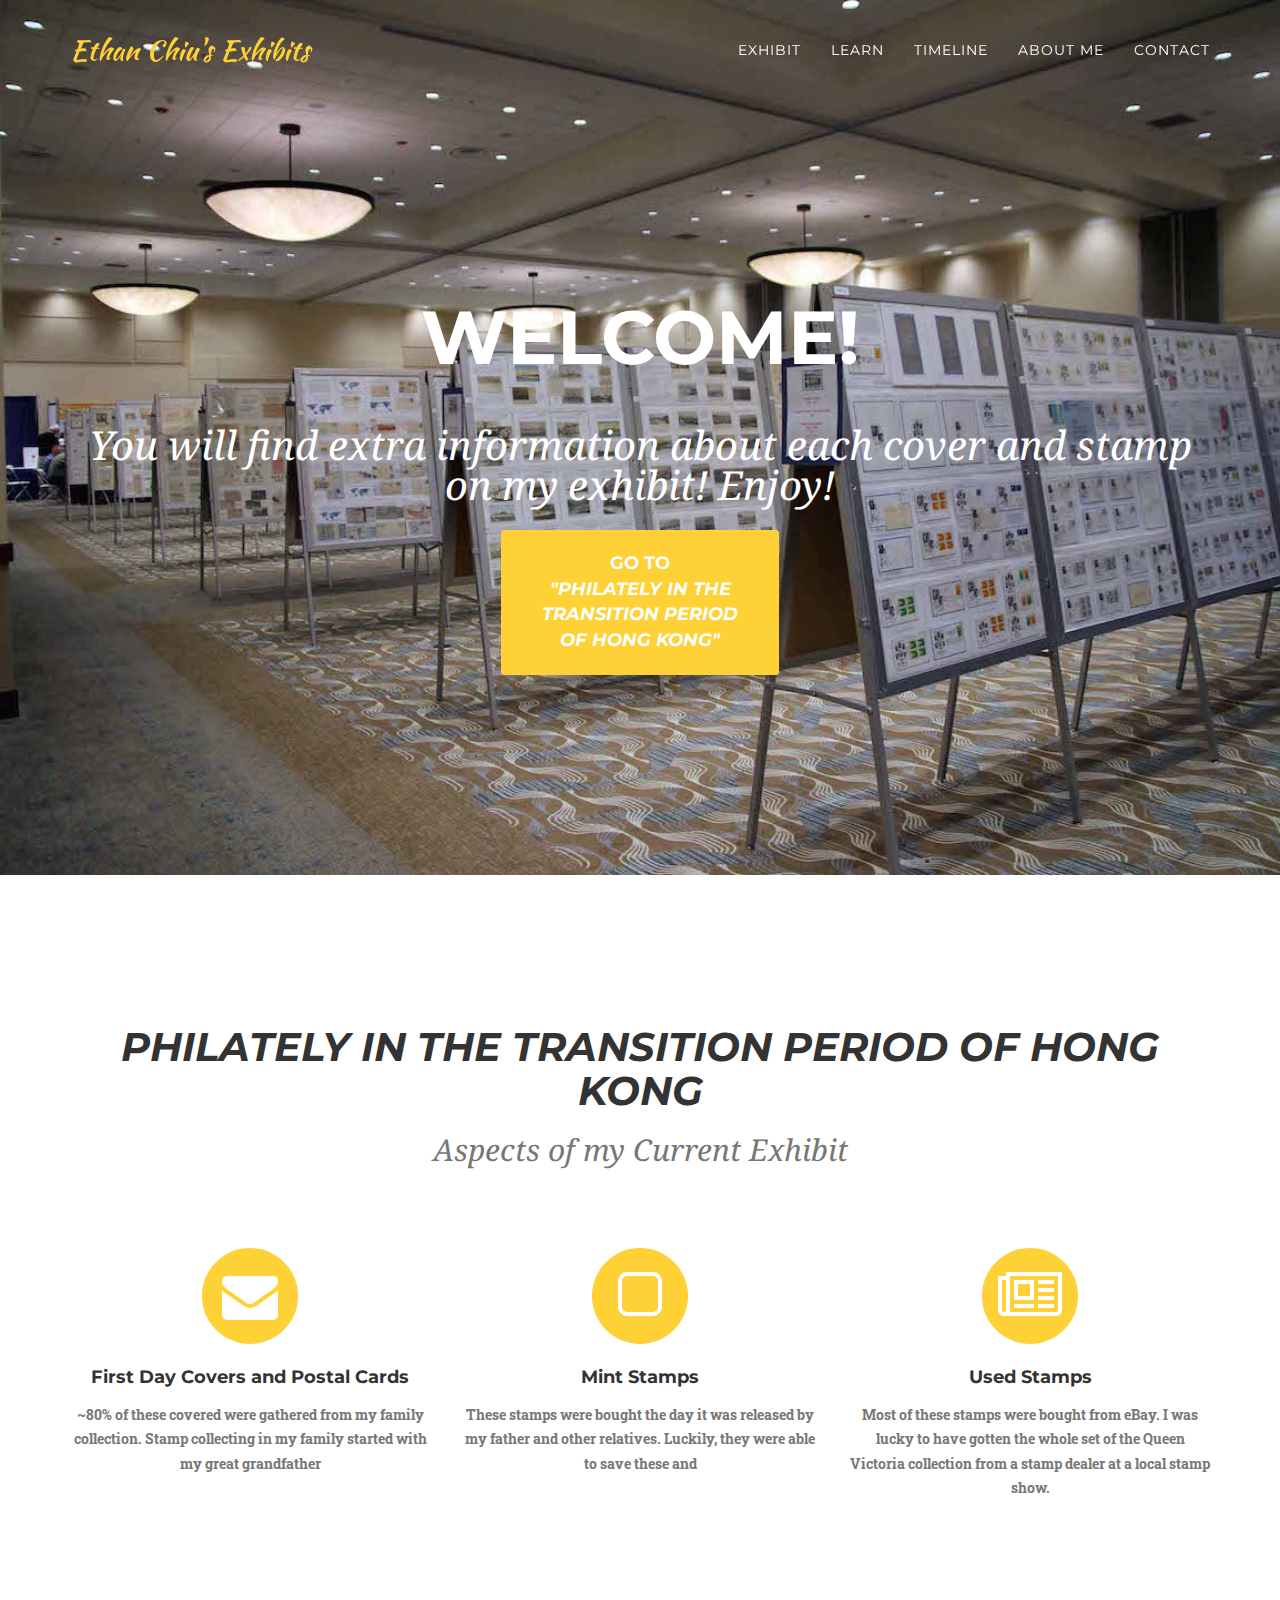
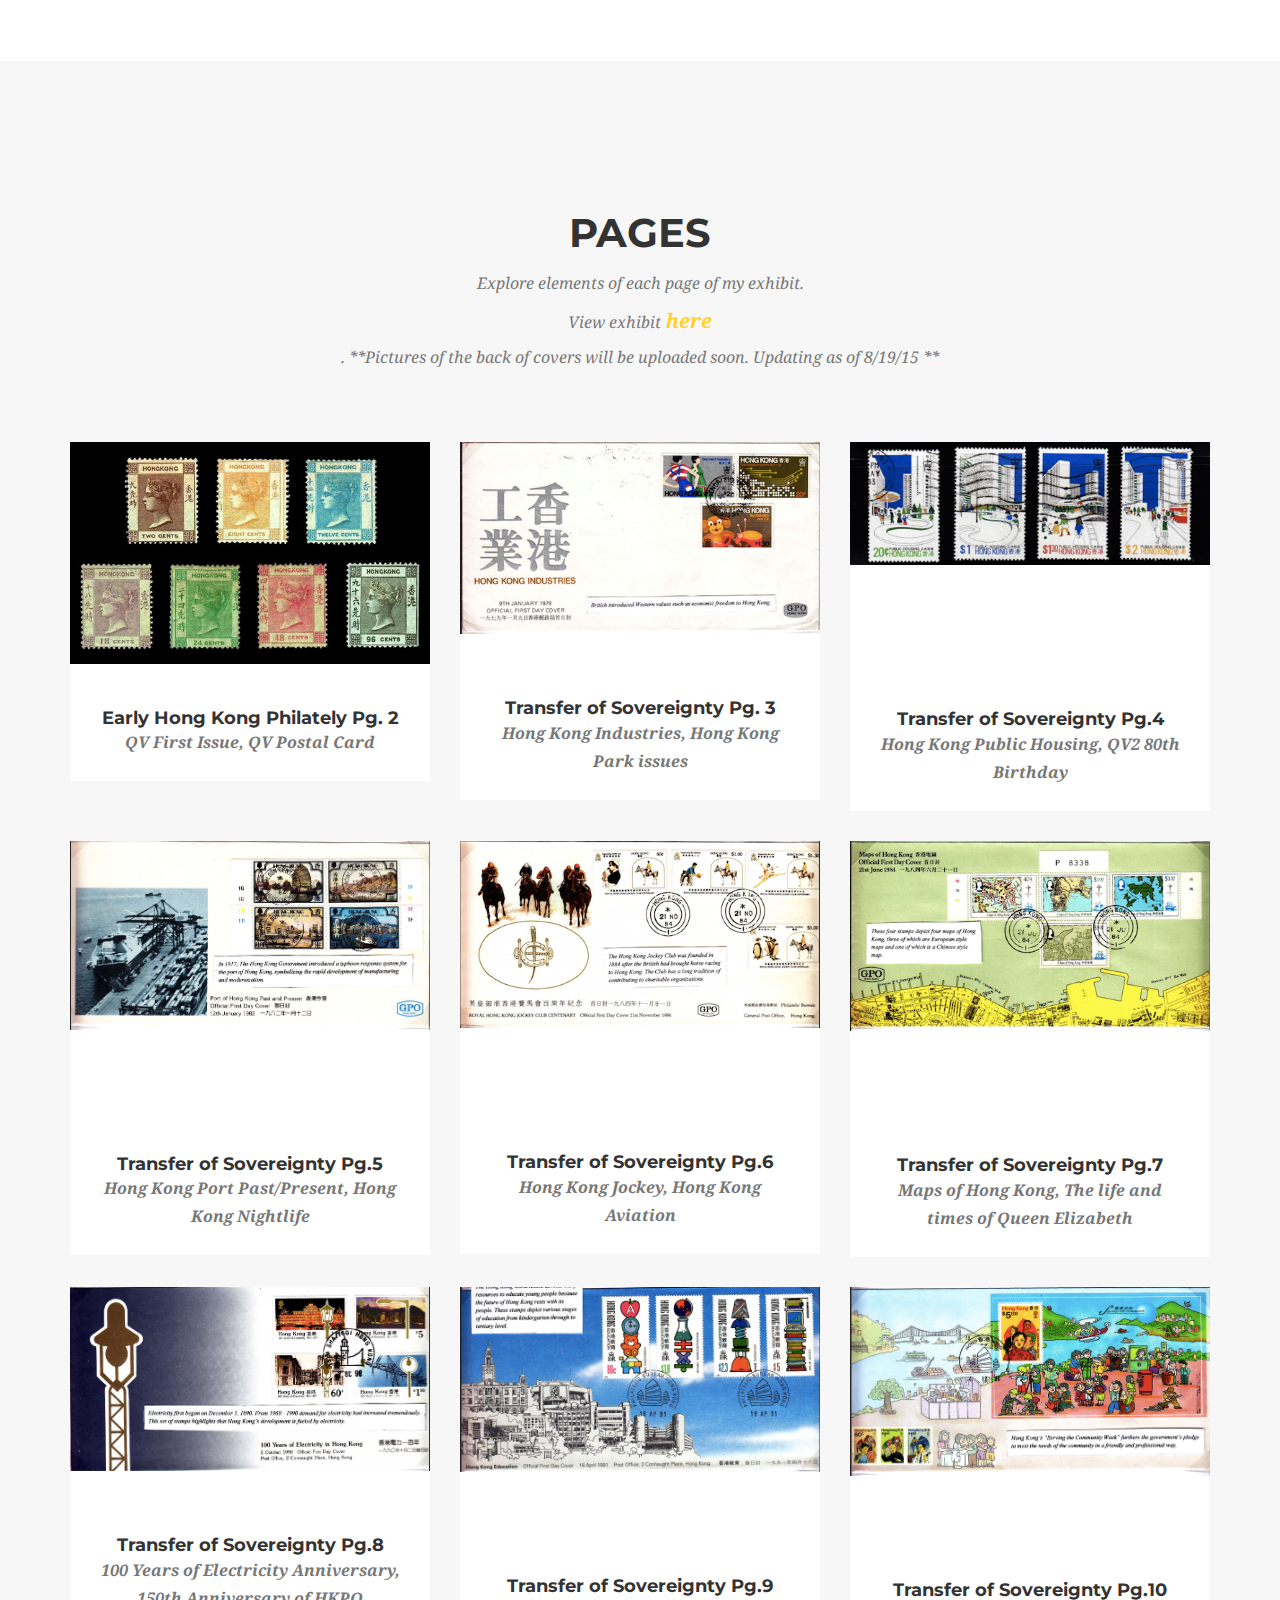
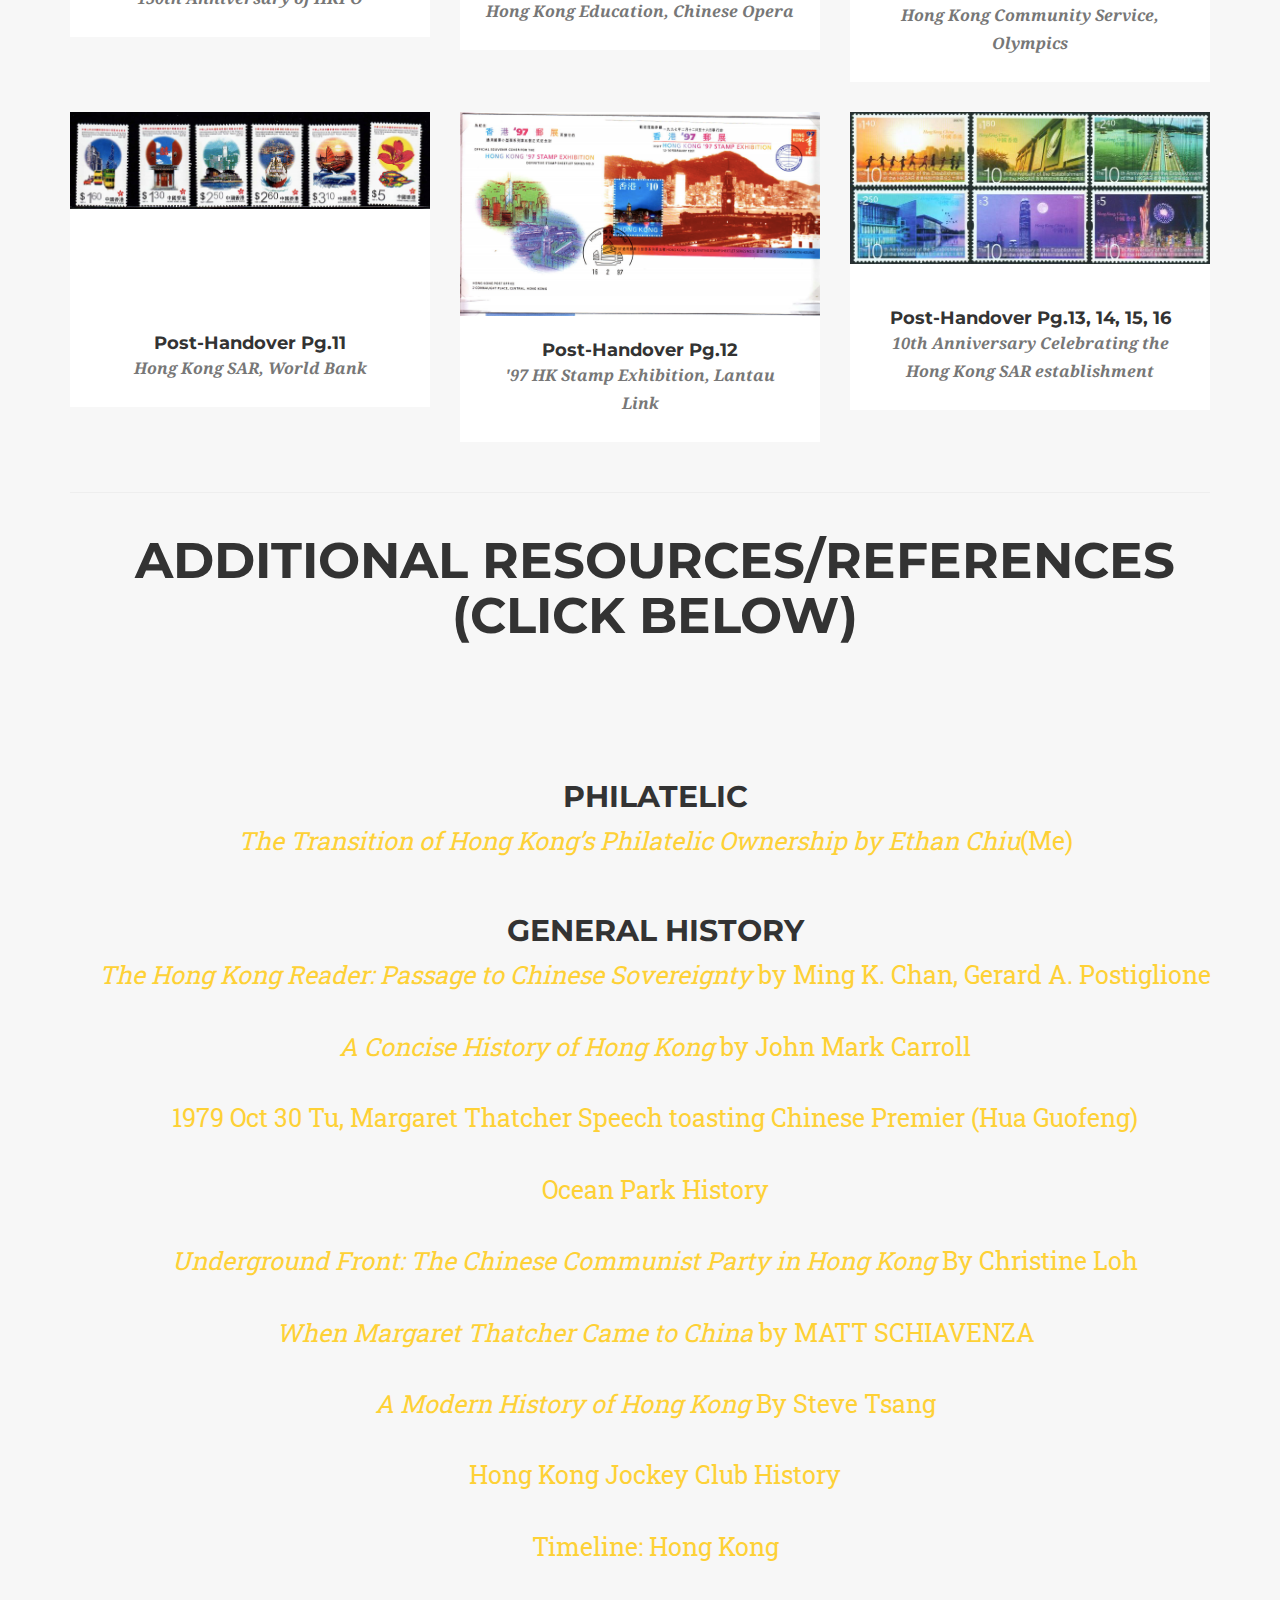
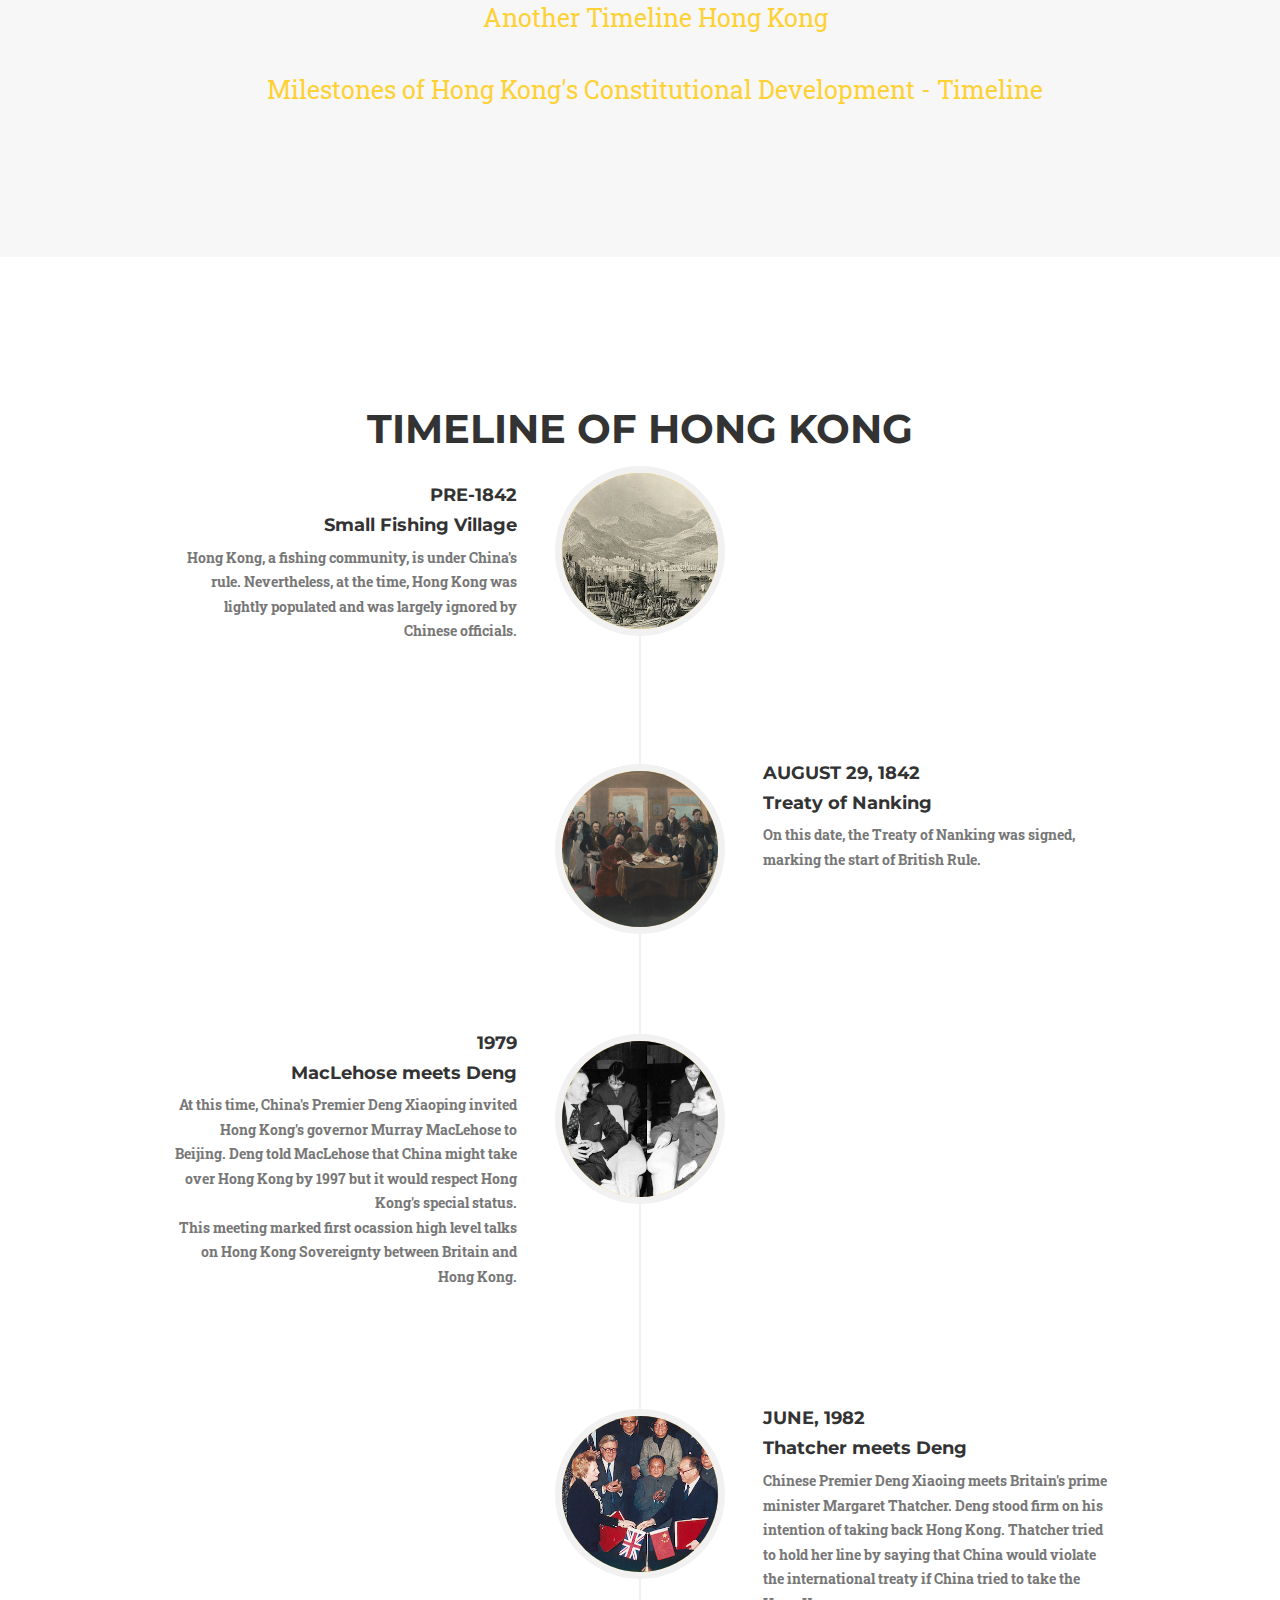
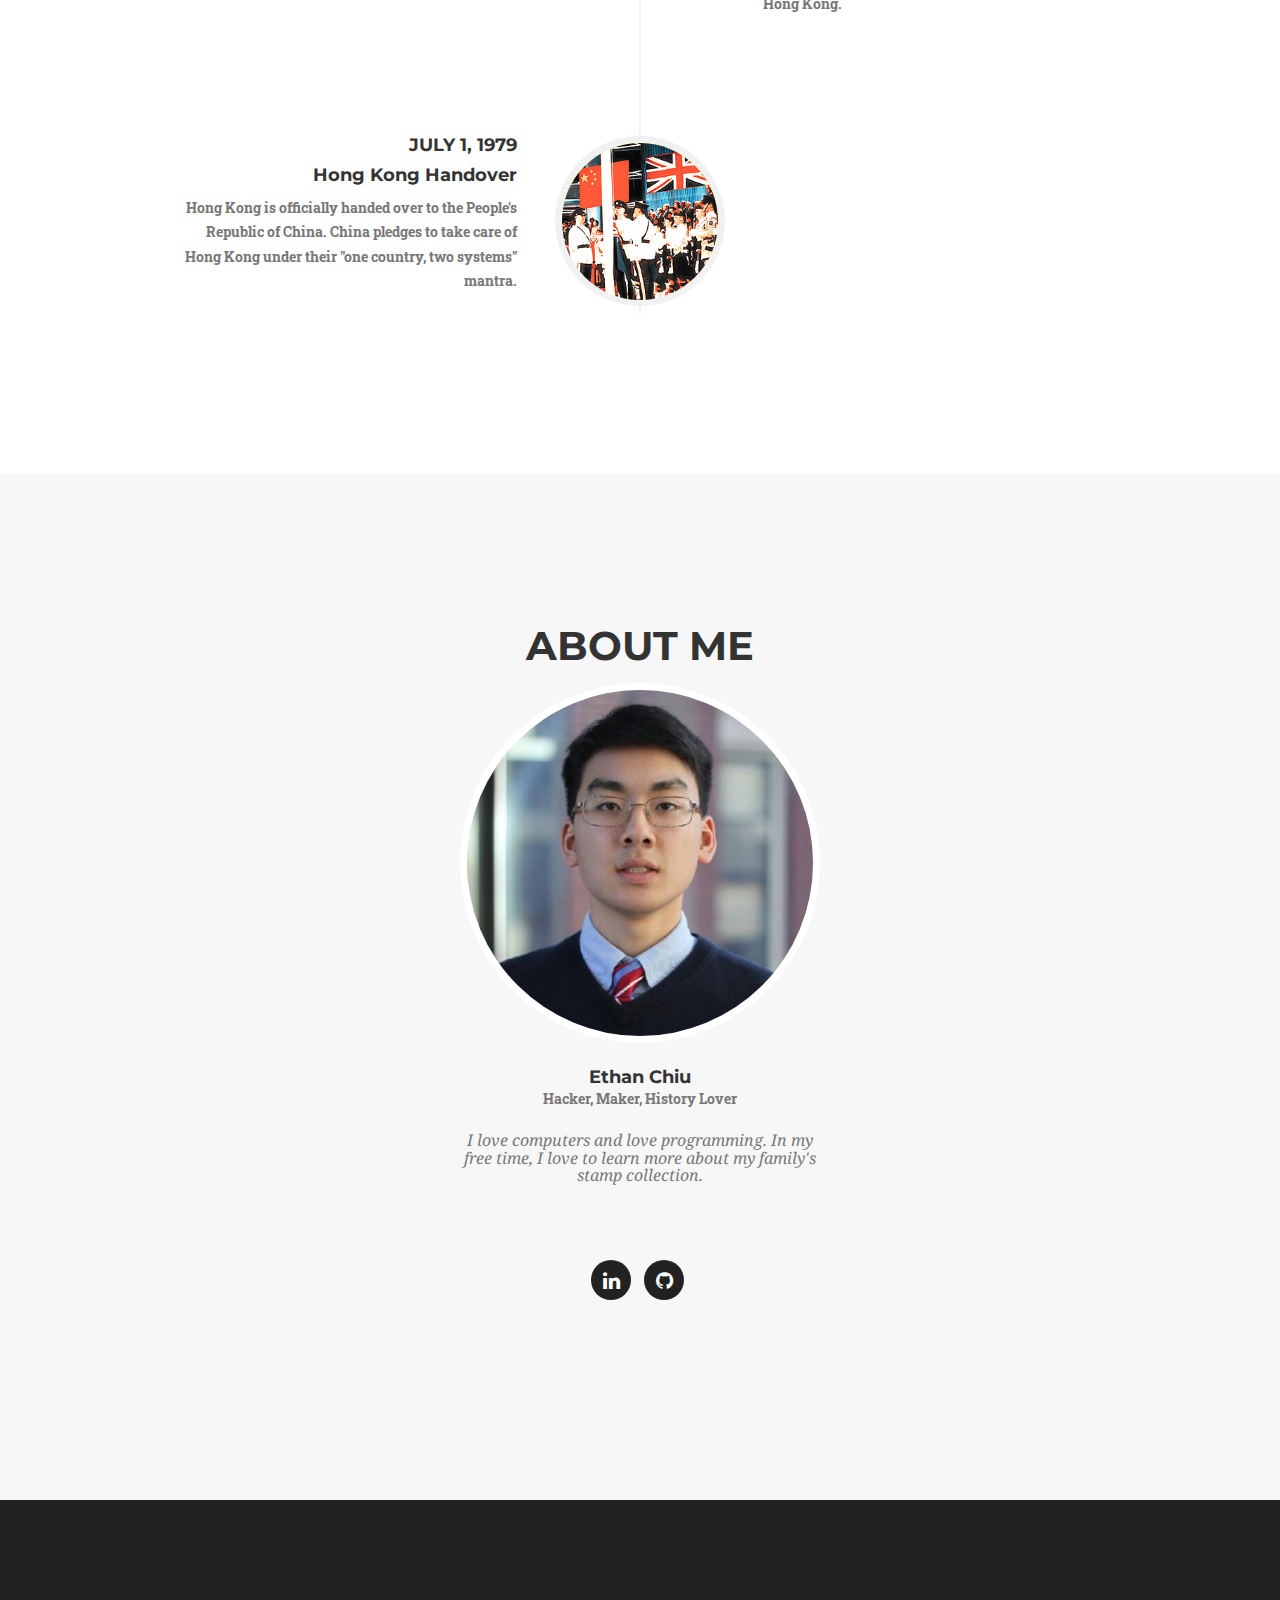
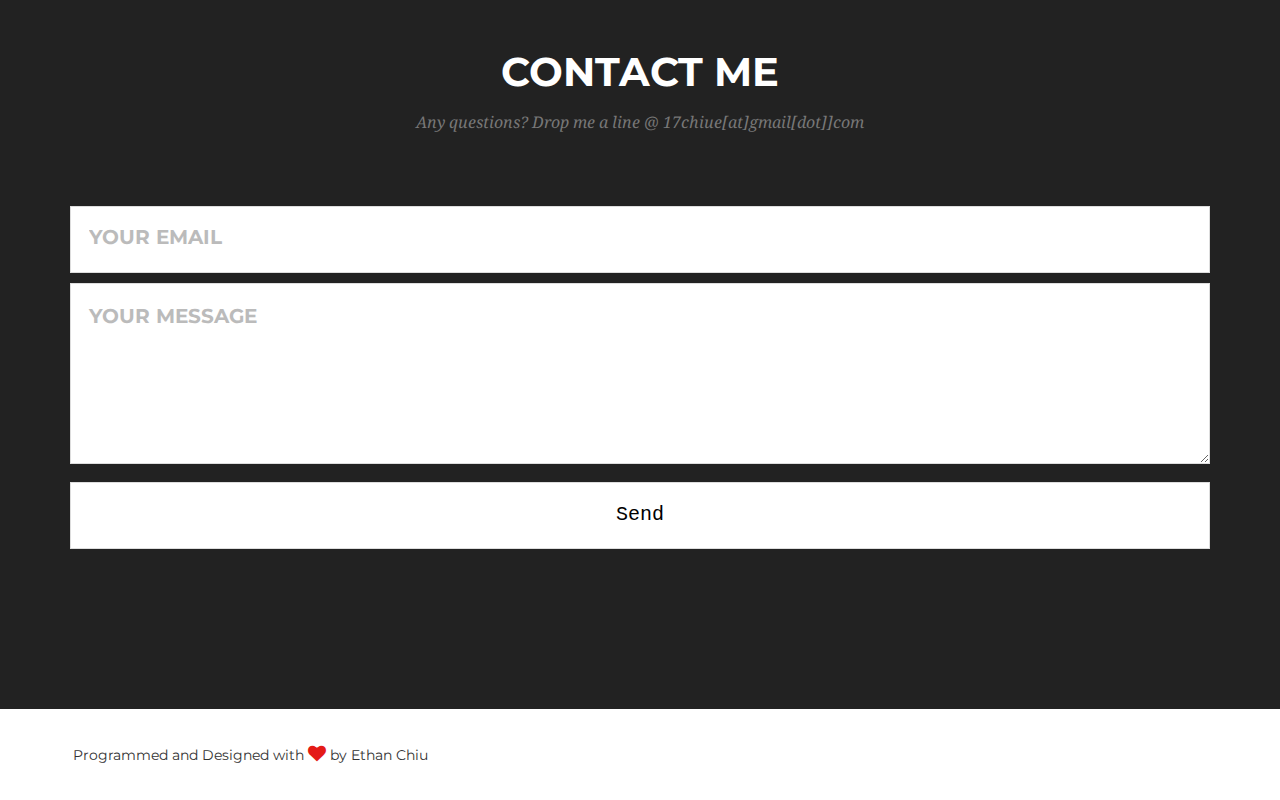
<file: index.html>
<!DOCTYPE html>
<html lang="en">

<head>
    <!--
    ||             ||       ===========
    ||             ||           ||
    ||             ||           ||
    ||             ||           ||
    ||             ||           ||
    ||=============||           ||
    ||             ||           ||
    ||             ||           ||
    ||             ||           ||
    ||             ||       ===========   

    You inspected the html of my webage. 
    You are a true hacker ;)
    Come check it out on gihtub: github.com/ethanchewy/HongKongPhilatelicTransition
    -->

    <meta charset="utf-8">
    <meta http-equiv="X-UA-Compatible" content="IE=edge">
    <meta name="viewport" content="width=device-width, initial-scale=1">
    <meta name="description" content="">
    <meta name="author" content="">
    <meta name="viewport" content="user-scalable=no, initial-scale=1, maximum-scale=1, minimum-scale=1, width=320, height=device-height, target-densitydpi=medium-dpi" />

    <title>Ethan Chiu's Exhibit</title>

    <!-- Bootstrap Core CSS -->
    <link href="css/bootstrap.min.css" rel="stylesheet">

    <!-- Custom CSS -->
    <link href="css/agency.css" rel="stylesheet">

    <!-- Custom Fonts -->
    <link href="font-awesome/css/font-awesome.min.css" rel="stylesheet" type="text/css">
    <link href="https://fonts.googleapis.com/css?family=Montserrat:400,700" rel="stylesheet" type="text/css">
    <link href='https://fonts.googleapis.com/css?family=Kaushan+Script' rel='stylesheet' type='text/css'>
    <link href='https://fonts.googleapis.com/css?family=Droid+Serif:400,700,400italic,700italic' rel='stylesheet' type='text/css'>
    <link href='https://fonts.googleapis.com/css?family=Roboto+Slab:400,100,300,700' rel='stylesheet' type='text/css'>

    <!-- HTML5 Shim and Respond.js IE8 support of HTML5 elements and media queries -->
    <!-- WARNING: Respond.js doesn't work if you view the page via file:// -->
    <!--[if lt IE 9]>
        <script src="https://oss.maxcdn.com/libs/html5shiv/3.7.0/html5shiv.js"></script>
        <script src="https://oss.maxcdn.com/libs/respond.js/1.4.2/respond.min.js"></script>
    <![endif]-->

    <!-- Icon -->
    <link rel="shortcut icon" href="favicon.ico" type="image/x-icon">
    <link rel="icon" href="favicon.ico" type="image/x-icon">
    <!-- Loading Screen -->
    <script src="//fast.eager.io/bJSaCA9mWP.js"></script>
    
</head>

<body id="page-top" class="index">
    <!-- loading gif 
    <img src="/img/loading.gif" id="loading-indicator" style="display:none" /> -->



    <!-- Navigation -->
    <nav class="navbar navbar-default navbar-fixed-top">
        <div class="container">
            <!-- Brand and toggle get grouped for better mobile display -->
            <div class="navbar-header page-scroll">
                <button type="button" class="navbar-toggle" data-toggle="collapse" data-target=".navHeaderCollapse">
                    <span class="sr-only">Toggle navigation</span>
                    <span class="icon-bar"></span>
                    <span class="icon-bar"></span>
                    <span class="icon-bar"></span>
                </button>
                <a class="navbar-brand page-scroll" href="#page-top">Ethan Chiu's Exhibits</a>
            </div>

            <!-- Collect the nav links, forms, and other content for toggling -->
            <div class="collapse navbar-collapse navHeaderCollapse" id="">
                <ul class="nav navbar-nav navbar-right">
                    <li class="hidden">
                        <a href="#page-top"></a>
                    </li>
                    <li>
                        <a class="page-scroll" href="#exhibit">Exhibit</a>
                    </li>
                    <li>
                        <a class="page-scroll" href="#portfolio">Learn</a>
                    </li>
                    <li>
                        <a class="page-scroll" href="#about">Timeline</a>
                    </li>
                    <li>
                        <a class="page-scroll" href="#team">About Me</a>
                    </li>
                    <li>
                        <a class="page-scroll" href="#contact">Contact</a>
                    </li>
                </ul>
            </div>
            <!-- /.navbar-collapse -->
        </div>
        <!-- /.container-fluid -->
    </nav>

    <!-- Header -->
    <header>
        <div class="container">
            <div class="intro-text">
                <div class="intro-heading">Welcome!</div>

                <div class="intro-lead-in">You will find extra information about each cover and stamp on my exhibit! Enjoy!</div>
                
                
                <a href="#exhibit" class="page-scroll btn btn-xl">Go to <br><i>"Philately in the <br>Transition Period <br>of Hong Kong"</i></a>
            </div>
        </div>
    </header>

    <!-- exhibit Section -->
    <section id="exhibit">
        <div class="container">
            <div class="row">
                <div class="col-lg-12 text-center">
                    <h2 class="section-heading"><i>Philately in the Transition Period of Hong Kong</i></h2>
                    <h3 class="section-subheading text-muted" style="font-size:30px;">Aspects of my Current Exhibit</h3>
                </div>
            </div>
            <div class="row text-center">
                <div class="col-md-4">
                    <span class="fa-stack fa-4x">
                        <i class="fa fa-circle fa-stack-2x text-primary"></i>
                        <i class="fa fa-envelope fa-stack-1x fa-inverse"></i>
                    </span>
                    <h4 class="service-heading">First Day Covers and Postal Cards</h4>
                    <p class="text-muted">~80% of these covered were gathered from my family collection. Stamp collecting in my family started with my great grandfather</p>
                </div>
                <div class="col-md-4">
                    <span class="fa-stack fa-4x">
                        <i class="fa fa-circle fa-stack-2x text-primary"></i>
                        <i class="fa fa-square-o fa-stack-1x fa-inverse"></i>
                    </span>
                    <h4 class="service-heading">Mint Stamps</h4>
                    <p class="text-muted">These stamps were bought the day it was released by my father and other relatives. Luckily, they were able to save these and </p>
                </div>
                <div class="col-md-4">
                    <span class="fa-stack fa-4x">
                        <i class="fa fa-circle fa-stack-2x text-primary"></i>
                        <i class="fa fa-newspaper-o fa-stack-1x fa-inverse"></i>
                    </span>
                    <h4 class="service-heading">Used Stamps</h4>
                    <p class="text-muted">Most of these stamps were bought from eBay. I was lucky to have gotten the whole set of the Queen Victoria collection from a stamp dealer at a local stamp show.</p>
                </div>
            </div>
        </div>
    </section>

    <!-- Portfolio Grid Section -->
    <section id="portfolio" class="bg-light-gray">
        <div class="container">
            <div class="row">
                <div class="col-lg-12 text-center">
                    <h2 class="section-heading">Pages</h2>
                    <h3 class="section-subheading text-muted">Explore elements of each page of my exhibit. <br> <br>View exhibit<a href="exhibit.html" style="font-size:20px; font-weight:bold;"> here</a><br><br>
                    . **Pictures of the back of covers will be uploaded soon. Updating as of 8/19/15 ** </h3>
                    
                </div>
            </div>
            <div class="row">
                <div class="col-md-4 col-sm-6 portfolio-item">
                    <a href="#portfolioModal1" class="portfolio-link" data-toggle="modal">
                        <div class="portfolio-hover">
                            <div class="portfolio-hover-content">
                                <i class="fa fa-plus fa-3x"></i>
                            </div>
                        </div>
                        <img src="img/portfolio/portfolio-1.png" class="img-responsive" alt="">
                    </a>
                    <div class="portfolio-caption">
                        <br>
                        <h4>Early Hong Kong Philately Pg. 2</h4>
                        <p class="text-muted">QV First Issue, QV Postal Card</p>
                    </div>
                </div>
                <div class="col-md-4 col-sm-6 portfolio-item">
                    <a href="#portfolioModal2" class="portfolio-link" data-toggle="modal">
                        <div class="portfolio-hover">
                            <div class="portfolio-hover-content">
                                <i class="fa fa-plus fa-3x"></i>
                            </div>
                        </div>
                        <img src="img/portfolio/cover-2.png" class="img-responsive" alt="">
                    </a>

                    <div class="portfolio-caption">
                        <br><br>
                        <h4>Transfer of Sovereignty Pg. 3</h4>
                        <p class="text-muted">Hong Kong Industries, Hong Kong Park issues</p>
                    </div>
                </div>
                <div class="col-md-4 col-sm-6 portfolio-item">
                    <a href="#portfolioModal3" class="portfolio-link" data-toggle="modal">
                        <div class="portfolio-hover">
                            <div class="portfolio-hover-content">
                                <i class="fa fa-plus fa-3x"></i>
                            </div>
                        </div>
                        <img src="img/portfolio/cover-4.png" class="img-responsive" alt="">
                        
                    </a>

                    <div class="portfolio-caption">
                        <br><br><br><br><br><br>
                        <h4>Transfer of Sovereignty Pg.4</h4>
                        <p class="text-muted">Hong Kong Public Housing, QV2 80th Birthday</p>
                    </div>
                </div>
                <div class="col-md-4 col-sm-6 portfolio-item">
                    <a href="#portfolioModal4" class="portfolio-link" data-toggle="modal">
                        <div class="portfolio-hover">
                            <div class="portfolio-hover-content">
                                <i class="fa fa-plus fa-3x"></i>
                            </div>
                        </div>
                        <img src="img/portfolio/cover-6.png" class="img-responsive" alt=""> 
                    </a>
                    <div class="portfolio-caption">
                        <br><br><br><br><br>
                        <h4>Transfer of Sovereignty Pg.5</h4>
                        
                        <p class="text-muted">Hong Kong Port Past/Present, Hong Kong Nightlife</p>
                    </div>
                </div>

                <div class="col-md-4 col-sm-6 portfolio-item">
                    <a href="#portfolioModal5" class="portfolio-link" data-toggle="modal">
                        <div class="portfolio-hover">
                            <div class="portfolio-hover-content">
                                <i class="fa fa-plus fa-3x"></i>
                            </div>
                        </div>
                        <img src="img/portfolio/cover-8.png" class="img-responsive" alt="">
                    </a>
                    <div class="portfolio-caption">
                        <br><br><br><br><br>
                        <h4>Transfer of Sovereignty Pg.6</h4>
                        <p class="text-muted">Hong Kong Jockey, Hong Kong Aviation</p>
                    </div>
                </div>
                <div class="col-md-4 col-sm-6 portfolio-item">
                    <a href="#portfolioModal6" class="portfolio-link" data-toggle="modal">
                        <div class="portfolio-hover">
                            <div class="portfolio-hover-content">
                                <i class="fa fa-plus fa-3x"></i>
                            </div>
                        </div>
                        <img src="img/portfolio/cover-10.png" class="img-responsive" alt="">
                    </a>
                    <div class="portfolio-caption">
                        <br><br><br><br><br>
                        <h4>Transfer of Sovereignty Pg.7</h4>
                        <p class="text-muted">Maps of Hong Kong, The life and times of Queen Elizabeth</p>
                    </div>
                </div>
                <div class="col-md-4 col-sm-6 portfolio-item">
                    <a href="#portfolioModal7" class="portfolio-link" data-toggle="modal">
                        <div class="portfolio-hover">
                            <div class="portfolio-hover-content">
                                <i class="fa fa-plus fa-3x"></i>
                            </div>
                        </div>
                        <img src="img/portfolio/cover-12.png" class="img-responsive" alt="">
                    </a>
                    <div class="portfolio-caption">
                        <br><br>
                        <h4>Transfer of Sovereignty Pg.8</h4>
                        <p class="text-muted">100 Years of Electricity Anniversary, 150th Anniversary of HKPO</p>
                    </div>
                </div>
                <div class="col-md-4 col-sm-6 portfolio-item">
                    <a href="#portfolioModal8" class="portfolio-link" data-toggle="modal">
                        <div class="portfolio-hover">
                            <div class="portfolio-hover-content">
                                <i class="fa fa-plus fa-3x"></i>
                            </div>
                        </div>
                        <img src="img/portfolio/cover-14.png" class="img-responsive" alt="">
                    </a>
                    <div class="portfolio-caption">
                        <br><br><br><br>
                        <h4>Transfer of Sovereignty Pg.9</h4>
                        <p class="text-muted">Hong Kong Education, Chinese Opera</p>
                    </div>
                </div>
                <div class="col-md-4 col-sm-6 portfolio-item">
                    <a href="#portfolioModal9" class="portfolio-link" data-toggle="modal">
                        <div class="portfolio-hover">
                            <div class="portfolio-hover-content">
                                <i class="fa fa-plus fa-3x"></i>
                            </div>
                        </div>
                        <img src="img/portfolio/cover-16.png" class="img-responsive" alt="">
                    </a>
                    <div class="portfolio-caption">
                        <br><br><br><br>
                        <h4>Transfer of Sovereignty Pg.10</h4>
                        <p class="text-muted">Hong Kong Community Service, Olympics</p>
                    </div>
                </div>
                <div class="col-md-4 col-sm-6 portfolio-item">
                    <a href="#portfolioModal10" class="portfolio-link" data-toggle="modal">
                        <div class="portfolio-hover">
                            <div class="portfolio-hover-content">
                                <i class="fa fa-plus fa-3x"></i>
                            </div>
                        </div>
                        <img src="img/portfolio/cover-18.png" class="img-responsive" alt="">
                    </a>
                    <div class="portfolio-caption">
                        <br><br><br><br><br>
                        <h4>Post-Handover Pg.11</h4>
                        <p class="text-muted">Hong Kong SAR, World Bank</p>
                    </div>
                </div>
                <div class="col-md-4 col-sm-6 portfolio-item">
                    <a href="#portfolioModal11" class="portfolio-link" data-toggle="modal">
                        <div class="portfolio-hover">
                            <div class="portfolio-hover-content">
                                <i class="fa fa-plus fa-3x"></i>
                            </div>
                        </div>
                        <img src="img/portfolio/cover-20.png" class="img-responsive" alt="">
                    </a>
                    <div class="portfolio-caption">
                        <h4>Post-Handover Pg.12</h4>
                        <p class="text-muted">'97 HK Stamp Exhibition, Lantau Link </p>
                    </div>
                </div>
                <div class="col-md-4 col-sm-6 portfolio-item">
                    <a href="#portfolioModal12" class="portfolio-link" data-toggle="modal">
                        <div class="portfolio-hover">
                            <div class="portfolio-hover-content">
                                <i class="fa fa-plus fa-3x"></i>
                            </div>
                        </div>
                        <img src="img/portfolio/cover23.jpg" class="img-responsive" alt="">
                    </a>
                    <div class="portfolio-caption">
                        <br>
                        <h4>Post-Handover Pg.13, 14, 15, 16</h4>
                        <p class="text-muted">10th Anniversary Celebrating the Hong Kong SAR establishment</p>
                    </div>
                </div>

                





            </div>
            <hr>
            <div class="container text-center" id="additionalresources">
                <h1>Additional Resources/References (Click Below)</h1>
                <!-- Links -->
                <br><br><br>
                <h2>Philatelic</h2>
                <a href="http://www.stampnews.com/stamps/stamps_2013/stamp_the-transition-of-hong-kongs-philatelic-ownership.html"><i>The Transition of Hong Kong’s Philatelic Ownership by Ethan Chiu</i>(Me)</a>
                <br><br>

                <h2>General History </h2>
                <a href="https://books.google.com/books?id=BZQcw-SJhI8C&pg=PA48&lpg=PA48&dq=Britain%27s+effect+on+hong+kong&source=bl&ots=8mEuLDT2eq&sig=IAXHqCQ5yCSW5T9CuHLl1iFB0_s&hl=en&sa=X&ei=izqfVbrFOci6eYizncgF&ved=0CC4Q6AEwAzgU#v=onepage&q=Britain's%20effect%20on%20hong%20kong&f=false"><i>The Hong Kong Reader: Passage to Chinese Sovereignty</i> by Ming K. Chan, Gerard A. Postiglione</a>
                <br><br>
                <a href="https://books.google.com/books?id=D37ijXG-FykC&printsec=frontcover&dq=british+hong+kong+history&hl=en&sa=X&ei=nDufVcihLIm1-AH8ooCIBQ&ved=0CB0Q6AEwAA#v=onepage&q=british%20hong%20kong%20history&f=false"><i>A Concise History of Hong Kong</i>  by John Mark Carroll</a>
                <br><br>
                <a href="http://www.margaretthatcher.org/document/104158">1979 Oct 30 Tu, Margaret Thatcher Speech toasting Chinese Premier (Hua Guofeng)</a>
                <br><br>
                <a href="http://www.oceanpark.com.hk/html/en/footer/corporate-information/vision.html">Ocean Park History </a>
                <br><br>
                <a href="https://books.google.com/books?id=ZZpCfvK3QhcC&pg=PA136&lpg=PA136&dq=zhao+ziyang+humphrey+atkins&source=bl&ots=9_MV4VsBe0&sig=ZoF-Z9pkIp09nlGTc5HZ3_v4dME&hl=en&sa=X&ei=8lGdVbe_A8Os-AHQ1KOwBw&ved=0CCEQ6AEwAA#v=onepage&q=zhao%20ziyang%20humphrey%20atkins&f=false"><i>Underground Front: The Chinese Communist Party in Hong Kong</i>  By Christine Loh</a>
                <br><br>
                <a href="http://www.theatlantic.com/china/archive/2013/04/when-margaret-thatcher-came-to-china/274796/"><i>When Margaret Thatcher Came to China</i> by MATT SCHIAVENZA </a>
                <br><br>
                <a href="https://books.google.com/books?id=7JC856mG72EC&pg=PA217&lpg=PA217&dq=humphrey+atkins+zhao+ziyang&source=bl&ots=KNfGsxxaog&sig=ia5TvLkdvtFUcYGDjKdKIzcTXx0&hl=en&sa=X&ei=n5edVfi8Msrg-QHWnq-QBQ&ved=0CCQQ6AEwAg#v=onepage&q=humphrey%20atkins%20zhao%20ziyang&f=false"><i>A Modern History of Hong Kong</i> By Steve Tsang</a>
                <br><br>
                <a href="http://corporate.hkjc.com/corporate/history/english/index.aspx">Hong Kong Jockey Club History</a>
                <br><br>
                <a href="http://www.theguardian.com/world/2002/jul/01/china1">Timeline: Hong Kong  </a>
                <br><br>
                <a href="http://www.timelines.ws/countries/HONG_KONG.HTML"> Another Timeline Hong Kong </a>
                <br><br>
                <a href="http://www.2017.gov.hk/en/liberal/yr1996.html">Milestones of Hong Kong's Constitutional Development - Timeline</a>
                
                



            </div>
    </section>

    <!-- About Section -->
    <section id="about">
        <div class="container">
            <div class="row">
                <div class="col-lg-12 text-center">
                    <h2 class="section-heading">Timeline of Hong Kong</h2>
                    
                </div>
            </div>
            <div class="row">
                <div class="col-lg-12">
                    <ul class="timeline">
                        <li>
                            <div class="timeline-image">
                                <img class="img-circle img-responsive" src="img/about/image8.jpg" alt="">
                            </div>
                            <br>
                            <div class="timeline-panel">
                                <div class="timeline-heading">
                                    <h4>Pre-1842</h4>
                                    <h4 class="subheading">Small Fishing Village</h4>
                                </div>
                                <div class="timeline-body">
                                    <p class="text-muted">
                                        Hong Kong, a fishing community, is under China's rule. Nevertheless, at the time, Hong Kong was lightly populated and was largely ignored by Chinese officials. 
                                    </p>
                                </div>
                            </div>
                        </li>
                        <li class="timeline-inverted">
                            <div class="timeline-image">
                                <img class="img-circle img-responsive" src="img/about/image9.jpg" alt="">
                            </div>
                            <div class="timeline-panel">
                                <div class="timeline-heading">
                                    <h4>August 29, 1842</h4>
                                    <h4 class="subheading">Treaty of Nanking</h4>
                                </div>
                                <div class="timeline-body">
                                    <p class="text-muted">On this date, the Treaty of Nanking was signed, marking the start of British Rule. </p>
                                </div>
                            </div>
                        </li>
                        <li>
                            <div class="timeline-image">
                                <img class="img-circle img-responsive" src="img/about/image10.png" alt="">
                            </div>
                            <div class="timeline-panel">
                                <div class="timeline-heading">
                                    <h4>1979</h4>
                                    <h4 class="subheading">MacLehose meets Deng</h4>
                                </div>
                                <div class="timeline-body">
                                    <p class="text-muted">
                                        At this time, China's Premier Deng Xiaoping invited Hong Kong's governor Murray MacLehose to Beijing. Deng told MacLehose that China might take over Hong Kong by 1997 but it would respect Hong Kong's special status. 
                                        <br>
                                        This meeting marked first ocassion high level talks on Hong Kong Sovereignty between Britain and Hong Kong. 
                                    </p>
                                </div>
                            </div>
                        </li>
                        <li class="timeline-inverted">
                            <div class="timeline-image">
                                <img class="img-circle img-responsive" src="img/about/image12.jpg" alt="">
                            </div>
                            <div class="timeline-panel">
                                <div class="timeline-heading">
                                    <h4>June, 1982</h4>
                                    <h4 class="subheading">Thatcher meets Deng</h4>
                                </div>
                                <div class="timeline-body">
                                    <p class="text-muted">Chinese Premier Deng Xiaoing meets Britain's prime minister Margaret Thatcher. Deng stood firm on his intention of taking back Hong Kong. Thatcher tried to hold her line by saying that China would violate the international treaty if China tried to take the Hong Kong. </p>
                                </div>
                            </div>
                        </li>
                        <li>
                            <div class="timeline-image">
                                <img class="img-circle img-responsive" src="img/about/image13.png" alt="">
                            </div>
                            <div class="timeline-panel">
                                <div class="timeline-heading">
                                    <h4>July 1, 1979</h4>
                                    <h4 class="subheading">Hong Kong Handover</h4>
                                </div>
                                <div class="timeline-body">
                                    <p class="text-muted">
                                        Hong Kong is officially handed over to the People's Republic of China. China pledges to take care of Hong Kong under their "one country, two systems" mantra.
                                     </p>
                                </div>
                            </div>
                        </li>
                        <!--
                        <li class="timeline-inverted">
                            <div class="timeline-image">
                                <h4>
                                    <br>
                                    The
                                    <br>
                                    Future
                                </h4>
                            </div>
                        </li> -->
                    </ul>
                </div>
            </div>
        </div>
    </section>

    <!-- Team Section -->
    <section id="team" class="bg-light-gray">
        <div class="container">
            <div class="row">
                <div class="col-lg-12 text-center">
                    <h2 class="section-heading">About Me</h2>
                    
                </div>
            </div>
            <div class="row">
                <div class="col-sm-4 col-centered">
                    <div class="team-member">
                        <img src="img/team/1.jpg" class="img-responsive img-circle" alt="">
                        <h4>Ethan Chiu</h4>
                        <p class="text-muted">Hacker, Maker, History Lover</p>
                        <h3 class="section-subheading text-muted">I love computers and love programming. In my free time, I love to learn more about my family's stamp collection. </h3>
                        <ul class="list-inline social-buttons">
                            <li><a href="http://www.linkedin.com/in/ethanchiu"><i class="fa fa-linkedin"></i></a>
                            </li>
                            <li><a href="http://www.github.com/ethanchewy"><i class="fa fa-github"></i></a>
                            </li>
                        </ul>
                    </div>
                </div>
            </div>
        </div>
    </section>

    
    <!-- Contact Section -->
    <section id="contact">
        <div class="container">
            <div class="row">
                <div class="col-lg-12 text-center">
                    <h2 class="section-heading">Contact Me</h2>
                    <h3 class="section-subheading text-muted">Any questions? Drop me a line @ 17chiue[at]gmail[dot]]com</h3>
                </div>
            </div>
            <form class="text-center contactus" style="color:white;" action="//formspree.io/17chiue@gmail.com"
                method="POST">
                <input type="email" name="_replyto" placeholder="Your email">
                <textarea name="message" rows ="5"placeholder="Your message"></textarea>
                <input type="text" name="_gotcha" style="display:none">
                <input type="hidden" name="_subject" value="New submission!">
                <input type="hidden" name="_next" value="/thanks.html" />
                <input style=""class="submitbtn" type="submit" value="Send">
            </form> 
        </div>
    </section>

    <footer>
        <div class="container">
            <div class="row">
                <div class="col-md-4">
                    <span class="copyright">Programmed and Designed with <a href="#" class="heart pulse"><i class="fa fa-heart"></i></a> by Ethan Chiu</span>
                </div>
            </div>
        </div>
    </footer>

    <!-- Portfolio Modals -->
    <!-- Use the modals below to showcase details about your portfolio projects! -->

    <!-- Portfolio Modal 1 -->
    <div class="portfolio-modal modal fade" id="portfolioModal1" tabindex="-1" role="dialog" aria-hidden="true">
        <div class="modal-content">
            <div class="close-modal" data-dismiss="modal">
                <div class="lr">
                    <div class="rl">
                    </div>
                </div>
            </div>
            <div class="container">
                <div class="row">
                    <div class="col-lg-8 col-lg-offset-2">
                        <div class="modal-body">
                            <!-- Project Details Go Here -->
                            <h2>More Info (pg. 2)</h2>
                            <br>
                            <!--<p class="item-intro text-muted">Lorem ipsum dolor sit amet consectetur.</p> -->
                            <img class="img-responsive img-centered" src="img/portfolio/portfolio-1.png" alt="">
                            <p class="item-intro text-muted">Hong Kong Queen Victoria First Definitive Issue (862) - engraved by Jean Ferdinand Joubert</p>
                            <p>The Hong Kong Post Office (HKPO) was established under British Control in 1841 solely for the use of the military. </p>
                            <p>In 1860, the jurisdiction over the Hong Kong Post Office was transferred from the British Post Office to the Hong Kong colonial government.
                            </p>

                            <p>The first set of postage stamps, a set of Queen Victoria stamps, was issued on December 8, 1862. This marked </p>

                           
                            <hr>
                            <img class="img-responsive img-centered" src="img/portfolio/cover-1.png" alt="">
                            <p class="item-intro text-muted">Queen Victoria 3¢ Postal Card (1887)</p>

                            <p>From 1880 - 1895,  the  HKPO released the Queen Victoria Issues Postal Cards, the first Hong Kong postal cards, with 1¢, 3¢, and 4¢ denominations. From 1841 - 1949, the HKPO published mainly British Royalties stamps.</p>

                            <p>This cover was sent to Germany.</p>

                             <button type="button" class="btn btn-primary" data-dismiss="modal"><i class="fa fa-times"></i> Close Page</button>
                        </div>
                    </div>
                </div>
            </div>
        </div>
    </div>

    <!-- Portfolio Modal 2 -->
    <div class="portfolio-modal modal fade" id="portfolioModal2" tabindex="-1" role="dialog" aria-hidden="true">
        <div class="modal-content">
            <div class="close-modal" data-dismiss="modal">
                <div class="lr">
                    <div class="rl">
                    </div>
                </div>
            </div>
            <div class="container">
                <div class="row">
                    <div class="col-lg-8 col-lg-offset-2">
                        <div class="modal-body">
                            <h2>More Info (pg. 3)</h2>
                            <br>
                            <img class="img-responsive img-centered" src="img/portfolio/cover-2.png" alt="">
                            <p class="item-intro text-muted">Hong Kong Industries FDC (January 9th, 1979)</p>
                            <p>In 1979, Guofeng meets with Thatcher. Thatcher informs Guofeng that Britain is improving Hong Kong’s prosperity through technology and is maintaining Hong Kong’s culture. 
                            </p>
                            <p> By the 1970s, the Hong Kong manufacturing industry rapidly shaped Hong Kong into an economic powerhouse. 
                            </p>
                            <br>
                            <hr>
                            <br>

                            <img class="img-responsive img-centered" src="img/portfolio/cover-3.png" alt="">
                            <p class="item-intro text-muted">Hong Kong Parks (November 12th, 1980)</p>
                            <img class="img-responsive img-centered" src="img/portfolio/image1.jpg" alt="">
                            <p> Botanical Gardens
                                <br>
                                Opened in 1871 as Botanic Garden and renamed in 1975 as Botanical and Zoological Gardens to reflect the increased commitments to zoological exhibits. 
                                <br>
                                Source:&nbsp; <a href="http://www.lcsd.gov.hk/en/parks/hkzbg/">Hong Kong Zoological and Botanical Gardens</a>
                            </p>
                            <img class="img-responsive img-centered" src="img/portfolio/image2.jpg" alt="">
                            <p> Ocean Park
                                <br>
                                Opened in 1977 at a cost of $150 million HK dollars. It was funded by the HK Jockey Club. Land was provided for free by the Hong Kong Government
                                <br>
                                "Operated by the Ocean Park Corporation, a statutory board, it is a not-for-profit organization that aims to provide elements of entertainment, education and conservation at an affordable price.""
                                <br>
                                Source:&nbsp; <a href="http://www.oceanpark.com.hk/html/en/footer/corporate-information/facts.html">Hong Kong Ocean Park</a>
                            </p>
                            <img class="img-responsive img-centered" src="img/portfolio/image3.jpg" alt="">
                            <p>Kowloon Park
                                <br>
                                Opened in 1970 by the British governor. In 1989, it was redeveloped with the aid of $300 million dollars from the Hong Kong Jockey Club's
                                <br>
                                It originally served as a British military base. 
                                <br>
                                Source:&nbsp;<a href="http://www.chinahighlights.com/hong-kong/attraction/kowloon-park.htm>"> Kowloon Park</a>
                            </p>
                            <img class="img-responsive img-centered" src="img/portfolio/image4.jpg" alt="">
                            <p><i>Map of Country Parks</i></p>
                            <p> Country Parks
                                <br>
                                The Country Parks were established in the 1970s as a way of protecting and preserving water ways.
                                <br>
                                In 1976 the Country Parks Ordnance was written in to Hong Kong law, which specified that country parks in the region were designated for the purposes of :
                                <br>

                                1. encouraging their development  and use for recreation and tourism (and providing  facilities for this);
                                <br>

                                2. protecting vegetation and wildlife within the parks;
                                <br>

                                3. to preserve sites of historic or cultural significance
                                <br>
                                Sources: <a href="http://surfhongkong.com/environment/country-parks-history">Country Parks History</a>,&nbsp;
                                <a href="https://www.afcd.gov.hk/english/country/cou_vis/cou_vis_cou/cou_vis_cou.html">Country Parks List</a>
                            </p>




                           
                            <button type="button" class="btn btn-primary" data-dismiss="modal"><i class="fa fa-times"></i> Close Page</button>
                        </div>
                    </div>
                </div>
            </div>
        </div>
    </div>

    <!-- Portfolio Modal 3 -->
    <div class="portfolio-modal modal fade" id="portfolioModal3" tabindex="-1" role="dialog" aria-hidden="true">
        <div class="modal-content">
            <div class="close-modal" data-dismiss="modal">
                <div class="lr">
                    <div class="rl">
                    </div>
                </div>
            </div>
            <div class="container">
                <div class="row">
                    <div class="col-lg-8 col-lg-offset-2">
                        <div class="modal-body">
                            <!-- Project Details Go Here -->
                            <h2>More Info (pg. 4)</h2>
                            
                            <img class="img-responsive img-centered" src="img/portfolio/cover-4.png" alt="">

                            <p class="item-intro text-muted"> Public Housing (October 14, 1972)</p>

                            <p>In 1972, the Government
                            announced the biggest ever Ten-year Housing Program for the development of
                            public housing. Listed below were some of their results:
                            </p>
                            <br>
                            <p> Between 1973 and 1982, flats with complete and decent facilities were provided for 1.8 million Hong Kong citizens. 
                            </p>
                            <br>
                            <p>15,000 out of the 35,000 flats built were for sale for low income families.</p>
                            <br>
                            <p>The Hong Kong Housing Authority managed all the existing public housing estates and conduct the future
                            development of public housing estates, controled and prevented squatting activities, and cleared land for housing
                            development; and advised the Governor on housing policies and related matters.
                            </p>

                            Source: <a href="http://hk.heritage.museum/documents/2199315/2199693/Public_Housing-E.pdf">50 Years of Public Housing pdf</a>

                            <br>
                            <hr>
                            <br>

                            <img class="img-responsive img-centered" src="img/portfolio/cover-5.png" alt="">

                            <p class="item-intro text-muted"> 80th Birthday of HM Queen Elizabeth FDC (August 4th, 1980)</p>

                            <p> This celebratory cover shows the warmth and love from the Hong Kong people towards Queen Elizabeth, </p>


                        <button type="button" class="btn btn-primary" data-dismiss="modal"><i class="fa fa-times"></i> Close Page</button>




                        </div>
                    </div>
                </div>
            </div>
        </div>
    </div>

    <!-- Portfolio Modal 4 -->
    <div class="portfolio-modal modal fade" id="portfolioModal4" tabindex="-1" role="dialog" aria-hidden="true">
        <div class="modal-content">
            <div class="close-modal" data-dismiss="modal">
                <div class="lr">
                    <div class="rl">
                    </div>
                </div>
            </div>
            <div class="container">
                <div class="row">
                    <div class="col-lg-8 col-lg-offset-2">
                        <div class="modal-body">
                            <!-- Project Details Go Here -->
                            <h2>More Info (pg. 5)</h2>
                            
                            <img class="img-responsive img-centered" src="img/portfolio/cover-6.png" alt="">

                            <p class="item-intro text-muted">Ports of Hong Kong Past and Present FDC (January 12th, 1982)</p>

                            <img class="img-responsive img-centered" src="img/portfolio/image5.jpg" alt="">

                            <p class="item-intro text-muted">Ports of Hong Kong Past and Present FDC BACK</p>

                            <p>On January 6, 1982, Beijing’s Prime Minister, Zhao Ziyang, met with Britain’s Junior Minister Humphrey Atkins at Beijing. Atkins was responsible for Hong Kong at the Foreign Offices. In the meeting, Ziyang told Atkin that the PRC was making plans to maintain Hong Kong’s prosperity, stability, free ports, and business center.  </p>
                            <br>
                            <p>Atkins expressed Britain’s willingness to open talks about Hong Kong’s sovereignty when he told Ziyang that confidence in Hong Kong would be endangered if the issue of Hong Kong sovereignty was not resolved.</p>
                            <br>
                            <hr>
                            <br>
                            <img class="img-responsive img-centered" src="img/portfolio/cover-7.png" alt="">

                            <p class="item-intro text-muted"> Hong Kong by Night FDC (August 17th, 1983)</p>

                            <br>
                            <p>
                                Hong Kong is known for its Lunar New Year Fireworks around the iconic Victoria Harbor. 
                            </p>


                            <button type="button" class="btn btn-primary" data-dismiss="modal"><i class="fa fa-times"></i> Close Page</button>
                        </div>
                    </div>
                </div>
            </div>
        </div>
    </div>

    <!-- Portfolio Modal 5 -->
    <div class="portfolio-modal modal fade" id="portfolioModal5" tabindex="-1" role="dialog" aria-hidden="true">
        <div class="modal-content">
            <div class="close-modal" data-dismiss="modal">
                <div class="lr">
                    <div class="rl">
                    </div>
                </div>
            </div>
            <div class="container">
                <div class="row">
                    <div class="col-lg-8 col-lg-offset-2">
                        <div class="modal-body">
                            <!-- Project Details Go Here -->
                            <h2>More Info (pg. 6)</h2>
                            
                            <img class="img-responsive img-centered" src="img/portfolio/cover-8.png" alt="">

                            <p class="item-intro text-muted">ROYAL HONG KONG JOCKEY CLUB CENTENARY FDC (November 21st, 1984)</p>

                            <img class="img-responsive img-centered" src="img/portfolio/image6.png" alt="">

                            <p class="item-intro text-muted">ROYAL HONG KONG JOCKEY CLUB CENTENARY FDC BACK</p>

                            <p>In 1984, British Executive Councilor Lydia Dunn acknowledged that a British presence was not necessary in Hong Kong.</p>
                            <br>
                            <p>Horse racing in Hong Kong commenced in 1841 with the arrival of the British, who immediately set about draining a malarial swamp to form a racetrack at Happy Valley.</p>
                            <br>
                            <p>
                                 In 1955 the Club formally decided to devote its surplus each year to charity and community projects.
                            </p>
                            <br>
                            <p>
                                The Club serves ten principal areas of civic and social needs in its contributions:
                                Arts, Culture & Heritage,&nbsp; 
                                 Education & Training,&nbsp;
                                 Elderly exhibit,&nbsp;
                                 Emergency & Poverty, &nbsp;Relief, &nbsp;
                                 Environmental Protection,&nbsp;
                                 Family exhibit, &nbsp;
                                 Medical & Health,&nbsp;
                                 Rehabilitation exhibit,&nbsp;
                                 Sports & Recreation, and
                                 Youth Development
                            </p>
                            <br>
                            <p> Source:&nbsp; <a href="http://charities.hkjc.com/charities/english/charities-trust/overview/overview.aspx">Hong Kong Jockey Club History</a> </p>






                            <br>
                            <hr>
                            <br>

                            <img class="img-responsive img-centered" src="img/portfolio/cover-9.png" alt="">

                            <p class="item-intro text-muted">Aviation in Hong Kong FDC (March 17th, 1984)</p>
                            <p>

                            <p> Learn More:&nbsp; <a href="http://aviationclub.hk/about-hkac/">Hong Kong Aviation History Timeline</a> </p>



                            <button type="button" class="btn btn-primary" data-dismiss="modal"><i class="fa fa-times"></i> Close Page</button>
                        </div>
                    </div>
                </div>
            </div>
        </div>
    </div>

    <!-- Portfolio Modal 6 -->
    <div class="portfolio-modal modal fade" id="portfolioModal6" tabindex="-1" role="dialog" aria-hidden="true">
        <div class="modal-content">
            <div class="close-modal" data-dismiss="modal">
                <div class="lr">
                    <div class="rl">
                    </div>
                </div>
            </div>
            <div class="container">
                <div class="row">
                    <div class="col-lg-8 col-lg-offset-2">
                        <div class="modal-body">
                            <!-- Project Details Go Here -->
                            <h2>More Info (pg. 7)</h2>
                            
                            <img class="img-responsive img-centered" src="img/portfolio/cover-10.png" alt="">

                            <p class="item-intro text-muted">Maps of Hong Kong (June 21st, 1984)</p>
                            <br>

                            <p> Currently Updating! </p>
                            <br>
                            <hr>
                            <br>

                            <img class="img-responsive img-centered" src="img/portfolio/cover-11.png" alt="">

                            <p class="item-intro text-muted">The Life and Times of H.M Queen Elizabeth - The Queen Mother (August 7, 1985)</p>
                            <p> Currently Updating! </p>

                            <button type="button" class="btn btn-primary" data-dismiss="modal"><i class="fa fa-times"></i> Close Page</button>
                        </div>
                    </div>
                </div>
            </div>
        </div>
    </div>

     <div class="portfolio-modal modal fade" id="portfolioModal7" tabindex="-1" role="dialog" aria-hidden="true">
        <div class="modal-content">
            <div class="close-modal" data-dismiss="modal">
                <div class="lr">
                    <div class="rl">
                    </div>
                </div>
            </div>
            <div class="container">
                <div class="row">
                    <div class="col-lg-8 col-lg-offset-2">
                        <div class="modal-body">
                            <!-- Project Details Go Here -->
                            <h2>More Info (pg. 8)</h2>
                            
                            <img class="img-responsive img-centered" src="img/portfolio/cover-12.png" alt="">

                            <p class="item-intro text-muted">100 Years of Electricity in Hong Kong (October 2, 1990)</p>
                            <br>

                            <p> Currently Updating! </p>
                            <br>
                            <hr>
                            <br>

                            <img class="img-responsive img-centered" src="img/portfolio/cover-13.png" alt="">

                            <p class="item-intro text-muted">150th Anniversary of HKPO FDC (August 28th, 1991)</p>

                            <img class="img-responsive img-centered" src="img/portfolio/image7.png" alt="">

                            <p class="item-intro text-muted">150th Anniversary of HKPO FDC Back </p>

                            <p> Currently Updating! </p>

                            <button type="button" class="btn btn-primary" data-dismiss="modal"><i class="fa fa-times"></i> Close Page</button>
                        </div>
                    </div>
                </div>
            </div>
        </div>
    </div>

    <div class="portfolio-modal modal fade" id="portfolioModal8" tabindex="-1" role="dialog" aria-hidden="true">
        <div class="modal-content">
            <div class="close-modal" data-dismiss="modal">
                <div class="lr">
                    <div class="rl">
                    </div>
                </div>
            </div>
            <div class="container">
                <div class="row">
                    <div class="col-lg-8 col-lg-offset-2">
                        <div class="modal-body">
                            <!-- Project Details Go Here -->
                            <h2>More Info (pg. 9)</h2>
                            
                            <img class="img-responsive img-centered" src="img/portfolio/cover-14.png" alt="">

                            <p class="item-intro text-muted">Hong Kong Education FDC (April 18th, 1991)</p>
                            <br>

                            <p> Currently Updating! </p>
                            <br>
                            <hr>
                            <br>

                            <img class="img-responsive img-centered" src="img/portfolio/cover-15.png" alt="">

                            <p class="item-intro text-muted">Chinese Opera FDC (September 24th, 1992)</p>

                            
                            <p> Currently Updating! </p>

                            <button type="button" class="btn btn-primary" data-dismiss="modal"><i class="fa fa-times"></i> Close Page</button>
                        </div>
                    </div>
                </div>
            </div>
        </div>
    </div>

     <div class="portfolio-modal modal fade" id="portfolioModal9" tabindex="-1" role="dialog" aria-hidden="true">
        <div class="modal-content">
            <div class="close-modal" data-dismiss="modal">
                <div class="lr">
                    <div class="rl">
                    </div>
                </div>
            </div>
            <div class="container">
                <div class="row">
                    <div class="col-lg-8 col-lg-offset-2">
                        <div class="modal-body">
                            <!-- Project Details Go Here -->
                            <h2>More Info (pg. 10)</h2>
                            
                            <img class="img-responsive img-centered" src="img/portfolio/cover-16.png" alt="">

                            <p class="item-intro text-muted">Serving the Community FDC (December 4th, 1996)</p>
                            <br>

                            <p> Currently Updating! </p>
                            <br>
                            <hr>
                            <br>

                            <img class="img-responsive img-centered" src="img/portfolio/cover-17.png" alt="">

                            <p class="item-intro text-muted">Olympic Games FDC (March 20th, 1996)</p>

                            
                            <p> Currently Updating! </p>

                            <button type="button" class="btn btn-primary" data-dismiss="modal"><i class="fa fa-times"></i> Close Page</button>
                        </div>
                    </div>
                </div>
            </div>
        </div>
    </div>

    <div class="portfolio-modal modal fade" id="portfolioModal10" tabindex="-1" role="dialog" aria-hidden="true">
        <div class="modal-content">
            <div class="close-modal" data-dismiss="modal">
                <div class="lr">
                    <div class="rl">
                    </div>
                </div>
            </div>
            <div class="container">
                <div class="row">
                    <div class="col-lg-8 col-lg-offset-2">
                        <div class="modal-body">
                            <!-- Project Details Go Here -->
                            <h2>More Info (pg. 11)</h2>
                            
                            <img class="img-responsive img-centered" src="img/portfolio/cover-18.png" alt="">

                            <p class="item-intro text-muted">Commemoration of the Establishment of the Hong Kong Special Administrative Region, PRC (July 1, 1997)</p>
                            <br>
                            <h3>Back of Cover Text </h3>
                            <p>Today marks the establishment of the Hong Kong Special Administrative Region of the People’s Republic of China. This is a time of joy and pride for the Chinese people, as we witness the reunification of Hong Kong with the Mainland, after more than 150 tears of separation.</p>
                            <br>
                            <p>For us in Hong Kong, this is also a time of change and of opportunity. We have to do to strengthen our competitive place in the world, and to develop our society. We have always thrived on such challenges. The guarantees in the Basic Law provide a visionary and practical basis to do so on the principle of “one country, two systems”.</p>
                            <br>
                            <p>I look forward to the future in the confidence that, working in unity and with clarity of purpose, the Hong Kong of tomorrow will be even more successful than the Hong Kong of today.</p>
                            <br>
                            <p>Tung Chee Hwa, Chief Executive</p>
                            <br>

                            <p> Currently Updating! </p>
                            <br>
                            <hr>
                            <br>

                            <img class="img-responsive img-centered" src="img/portfolio/cover-19.png" alt="">

                            <p class="item-intro text-muted">World Bank Group/International Monetary Fund Annual Meeting (September 21, 1997)</p>

                            <p>This set of stamps commemorates the 1997 Annual Meetings of the Boards of Governors of the World Bank Group and the International Monetary Fund held in Hong Kong during the period of 23 to 25 September 1997. The stamps depict me of the services which help Hong Kong maintain its role as an international financial centre and service hub in Asia. They are: $1.30 stamp (finance and banking); $2.50 stamp (investment and stock exchange); $3.10 stamp (trade and telecommunications); $5.00 stamp (infrastructure and transport).</p>
                            <br>
                            <p>The World Bank Group consists of the International Bank of Reconstruction and Development, the International Development Association, the International Financial Corporation, the Multilateral Investment Guarantee Agency, and the International Centre for the Settlement of Investment Disputes. The World Bank Group is a partner in strengthening economies and expanding markets to improve the quality of life for people everywhere, especially the poorest.</p>
                            <br>
                            <p>The main objectives of the International Monetary Fund are to promote international monetary cooperation and to facilitate the expansion of international trade and, through this, to contribute to the maintenance of high levels of employment and real income. To this end, the International Monetary Fund promotes exchange stability among currencies and a multilateral payment system, and provides temporary balance for payment financing to its member countries.
                            </p>
                            <br>
                            <p>There are now 180 member countries of the World Bank Group and 181 of the International Monetary Fund. The World Bank Group and the International Monetary Fund hold joint meetings of their Bards of Governors annually. This is the 52nd Annual Meetings.
                            </p>
                            <br>

                            
                            <p> Currently Updating! </p>

                            <button type="button" class="btn btn-primary" data-dismiss="modal"><i class="fa fa-times"></i> Close Page</button>
                        </div>
                    </div>
                </div>
            </div>
        </div>
    </div>

    <div class="portfolio-modal modal fade" id="portfolioModal11" tabindex="-1" role="dialog" aria-hidden="true">
        <div class="modal-content">
            <div class="close-modal" data-dismiss="modal">
                <div class="lr">
                    <div class="rl">
                    </div>
                </div>
            </div>
            <div class="container">
                <div class="row">
                    <div class="col-lg-8 col-lg-offset-2">
                        <div class="modal-body">
                            <!-- Project Details Go Here -->
                            <h2>More Info (pg. 12)</h2>
                            
                            <img class="img-responsive img-centered" src="img/portfolio/cover-20.png" alt="">

                            <p class="item-intro text-muted">Hong Kong '97 Stamp Exhibition FDC (February 16th, 1997)</p>
                            <br>
                            

                            <p> Currently Updating! </p>
                            <br>
                            <hr>
                            <br>

                            <img class="img-responsive img-centered" src="img/portfolio/cover-21.png" alt="">

                            <p class="item-intro text-muted">Commemoration of the Opening of the Lantau Link (May 18, 1997)</p>

                            
                            <p> Currently Updating! </p>

                            <button type="button" class="btn btn-primary" data-dismiss="modal"><i class="fa fa-times"></i> Close Page</button>
                        </div>
                    </div>
                </div>
            </div>
        </div>
    </div>

    <div class="portfolio-modal modal fade" id="portfolioModal12" tabindex="-1" role="dialog" aria-hidden="true">
        <div class="modal-content">
            <div class="close-modal" data-dismiss="modal">
                <div class="lr">
                    <div class="rl">
                    </div>
                </div>
            </div>
            <div class="container">
                <div class="row">
                    <div class="col-lg-8 col-lg-offset-2">
                        <div class="modal-body">
                            <!-- Project Details Go Here -->
                            <h2>More Info (pg. 13, 14, 15, 16)</h2>
                            
                            <img class="img-responsive img-centered" src="img/portfolio/cover-22.png" alt="">

                            <p class="item-intro text-muted">TOP ==> 10th Anniversary of the Establishment of the Special Administrative Region (July 1, 1997)</p>
                            <br>
                            <h4> From June, 2007 HK Post website:</h4>
                            <br>
                            <p>A set of commemorative stamps on "The 10th Anniversary of the Establishment of the Hong Kong Special Administrative Region" will be issued on 1 July 2007 (Sunday). On the same day, a joint stamp issue with China Post on "The 10th Anniversary of the Reunification of Hong Kong with China" will also be released.
                            </p>
                            <br>
                            <p>
                                To celebrate this special occasion and to exemplify the successful implementation of "One Country, Two Systems", Hongkong Post will also produce a Limited Edition Prestige Stamp Album. The album will contain two stamp panes. One pane will include "A Symphony of Lights" hologram stamp sheetlet and a serviced First Day Cover affixed with a set of six stamps of "The 10th Anniversary of the Establishment of the HKSAR". The other will include a mini-pane and a serviced First Day Cover affixed with a HK$1.40 stamp and a RMB1.20 stamp of "The 10th Anniversary of the Reunification of Hong Kong with China". Information on how to order the Limited Edition Album will be announced in early July.
                            </p>
                            <br>
                            <p>
                            To make these special stamp issues even more meaningful, Hongkong Post will set aside a portion of the proceeds from the sale of the stamp products issued on 1 July 2007 as a charitable donation.
                            </p>


                            <p class="item-intro text-muted">BOTTOM ==>China - Hong Kong Joint Issue on the 10th Anniversary of the Reunification of Hong Kong with China (July 1, 1997)</p>
                            <p>This stamp “reflects the jubilation shared by all across the country” as well as “the successful implementation of ‘one country, two systems’ in Hong Kong.</p>
                            <br>
                            <p>
                            At the center is the “Forever Blooming Bauhina” which symbolizes “continued proseperity”
                            </p>
                            <br>
                            <p>
                            “Over the first decade since the reunification, Hong Kong has seen remarkable development on all fronts, thriving with the same vigour and glamour embodied in the golden Bauhinia
                            </p>


                            

                            
                            <p> Currently Updating! </p>

                            <button type="button" class="btn btn-primary" data-dismiss="modal"><i class="fa fa-times"></i> Close Page</button>
                        </div>
                    </div>
                </div>
            </div>
        </div>
    </div>

    <!-- jQuery -->
    <script src="js/jquery.js"></script>

    <!-- Bootstrap Core JavaScript -->
    <script src="js/bootstrap.min.js"></script>

    <!-- Plugin JavaScript -->
    <script src="js/jquery.easing.min.js"></script>
    <script src="js/classie.js"></script>
    <script src="js/cbpAnimatedHeader.js"></script>

    <!-- Contact Form JavaScript 
    <script src="js/jqBootstrapValidation.js"></script>
    <script src="js/contact_me.js"></script>
-->
    <!-- Custom Theme JavaScript -->
    <script src="js/agency.js"></script>


</body>

</html>
</file>
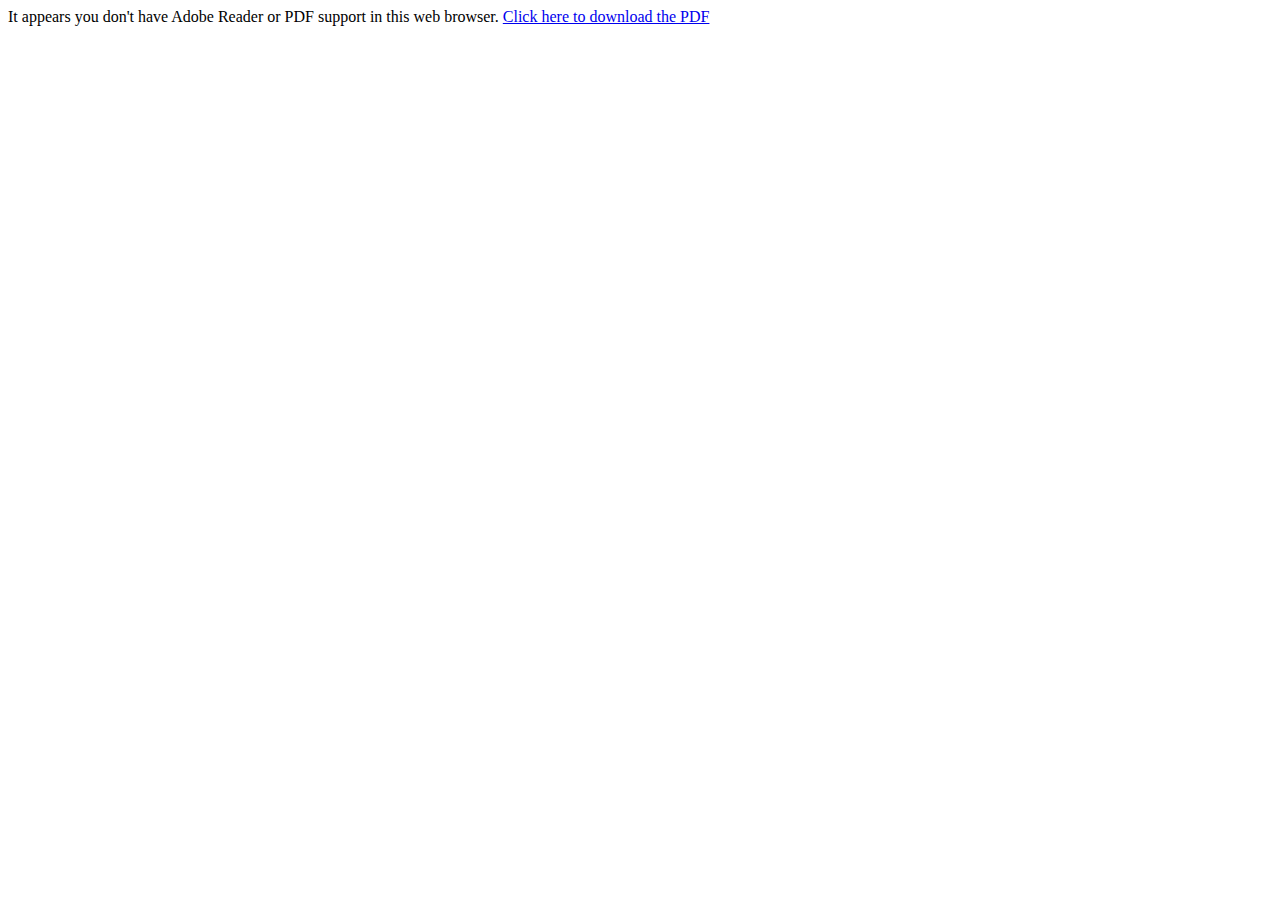
<file: exhibit.html>
<html>
  <head>
     <title>Ethan Chiu's Hong Kong Exhibit</title>
     <script type="text/javascript" src="js/pdfobject.js"></script>
     <script type="text/javascript">
      window.onload = function (){
        var myPDF = new PDFObject({ url: "ECHKExhibit2015.pdf" }).embed();
      };
    </script>
  </head>
 
  <body>
    <p>It appears you don't have Adobe Reader or PDF support in this web
    browser. <a href="ECHKExhibit2015.pdf">Click here to download the PDF</a></p>
  </body>
</html>
</file>
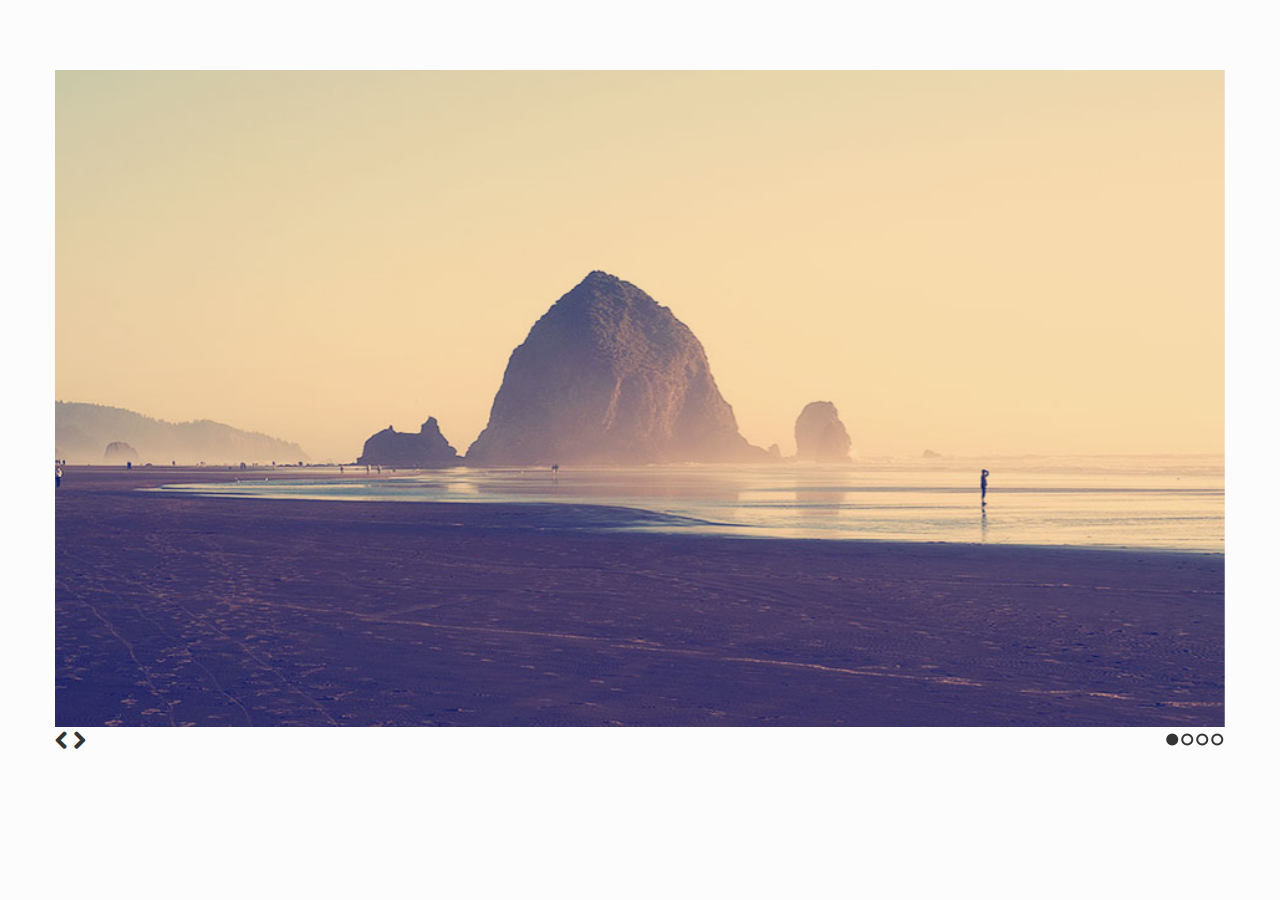
<file: index2.html>
<!doctype html>
<html>
<head>
  <meta charset="utf-8">
  <title>Ethan Chiu Exhibits</title>
  <meta name="description" content="Ethan Chiu's Philatelic Exhibts">
  <meta name="author" content="Ethan Chiu">

  <!-- SlidesJS Required (if responsive): Sets the page width to the device width. -->
  <meta name="viewport" content="width=device-width">
  <!-- End SlidesJS Required -->

  <!-- CSS for slidesjs.com example -->
  <link rel="stylesheet" href="css/example.css">
  <link rel="stylesheet" href="css/font-awesome.min.css">
  <!-- End CSS for slidesjs.com example -->

  <!-- SlidesJS Optional: If you'd like to use this design -->
  <style>
    body {
      -webkit-font-smoothing: antialiased;
      font: normal 15px/1.5 "Helvetica Neue", Helvetica, Arial, sans-serif;
      color: #232525;
      padding-top:70px;
    }

    #slides {
      display: none
    }

    #slides .slidesjs-navigation {
      margin-top:3px;
    }

    #slides .slidesjs-previous {
      margin-right: 5px;
      float: left;
    }

    #slides .slidesjs-next {
      margin-right: 5px;
      float: left;
    }

    .slidesjs-pagination {
      margin: 6px 0 0;
      float: right;
      list-style: none;
    }

    .slidesjs-pagination li {
      float: left;
      margin: 0 1px;
    }

    .slidesjs-pagination li a {
      display: block;
      width: 13px;
      height: 0;
      padding-top: 13px;
      background-image: url(img/pagination.png);
      background-position: 0 0;
      float: left;
      overflow: hidden;
    }

    .slidesjs-pagination li a.active,
    .slidesjs-pagination li a:hover.active {
      background-position: 0 -13px
    }

    .slidesjs-pagination li a:hover {
      background-position: 0 -26px
    }

    #slides a:link,
    #slides a:visited {
      color: #333
    }

    #slides a:hover,
    #slides a:active {
      color: #9e2020
    }

    .navbar {
      overflow: hidden
    }
  </style>
  <!-- End SlidesJS Optional-->

  <!-- SlidesJS Required: These styles are required if you'd like a responsive slideshow -->
  <style>
    #slides {
      display: none
    }

    .container {
      margin: 0 auto
    }

    /* For tablets & smart phones */
    @media (max-width: 767px) {
      body {
        padding-left: 20px;
        padding-right: 20px;
      }
      .container {
        width: auto
      }
    }

    /* For smartphones */
    @media (max-width: 480px) {
      .container {
        width: auto
      }
    }

    /* For smaller displays like laptops */
    @media (min-width: 768px) and (max-width: 979px) {
      .container {
        width: 724px
      }
    }

    /* For larger displays */
    @media (min-width: 1200px) {
      .container {
        width: 1170px
      }
    }
  </style>
  <!-- SlidesJS Required: -->
</head>
<body>

  <!-- SlidesJS Required: Start Slides -->
  <!-- The container is used to define the width of the slideshow -->
  <div class="container">
    <div id="slides">
      <img src="img/example-slide-1.jpg" alt="Photo by: Missy S Link: http://www.flickr.com/photos/listenmissy/5087404401/">
      <img src="img/example-slide-2.jpg" alt="Photo by: Daniel Parks Link: http://www.flickr.com/photos/parksdh/5227623068/">
      <img src="img/example-slide-3.jpg" alt="Photo by: Mike Ranweiler Link: http://www.flickr.com/photos/27874907@N04/4833059991/">
      <img src="img/example-slide-4.jpg" alt="Photo by: Stuart SeegerLink: http://www.flickr.com/photos/stuseeger/97577796/">
      <a href="#" class="slidesjs-previous slidesjs-navigation"><i class="icon-chevron-left icon-large"></i></a>
      <a href="#" class="slidesjs-next slidesjs-navigation"><i class="icon-chevron-right icon-large"></i></a>
    </div>
  </div>
  <!-- End SlidesJS Required: Start Slides -->

  <!-- SlidesJS Required: Link to jQuery -->
  <script src="http://code.jquery.com/jquery-1.9.1.min.js"></script>
  <!-- End SlidesJS Required -->

  <!-- SlidesJS Required: Link to jquery.slides.js -->
  <script src="js/jquery.slides.min.js"></script>
  <!-- End SlidesJS Required -->

  <!-- SlidesJS Required: Initialize SlidesJS with a jQuery doc ready -->
  <script>
    $(function() {
      $('#slides').slidesjs({
        width: 940,
        height: 528,
        navigation: false
      });
    });
  </script>
  <!-- End SlidesJS Required -->
</body>
</html>
</file>
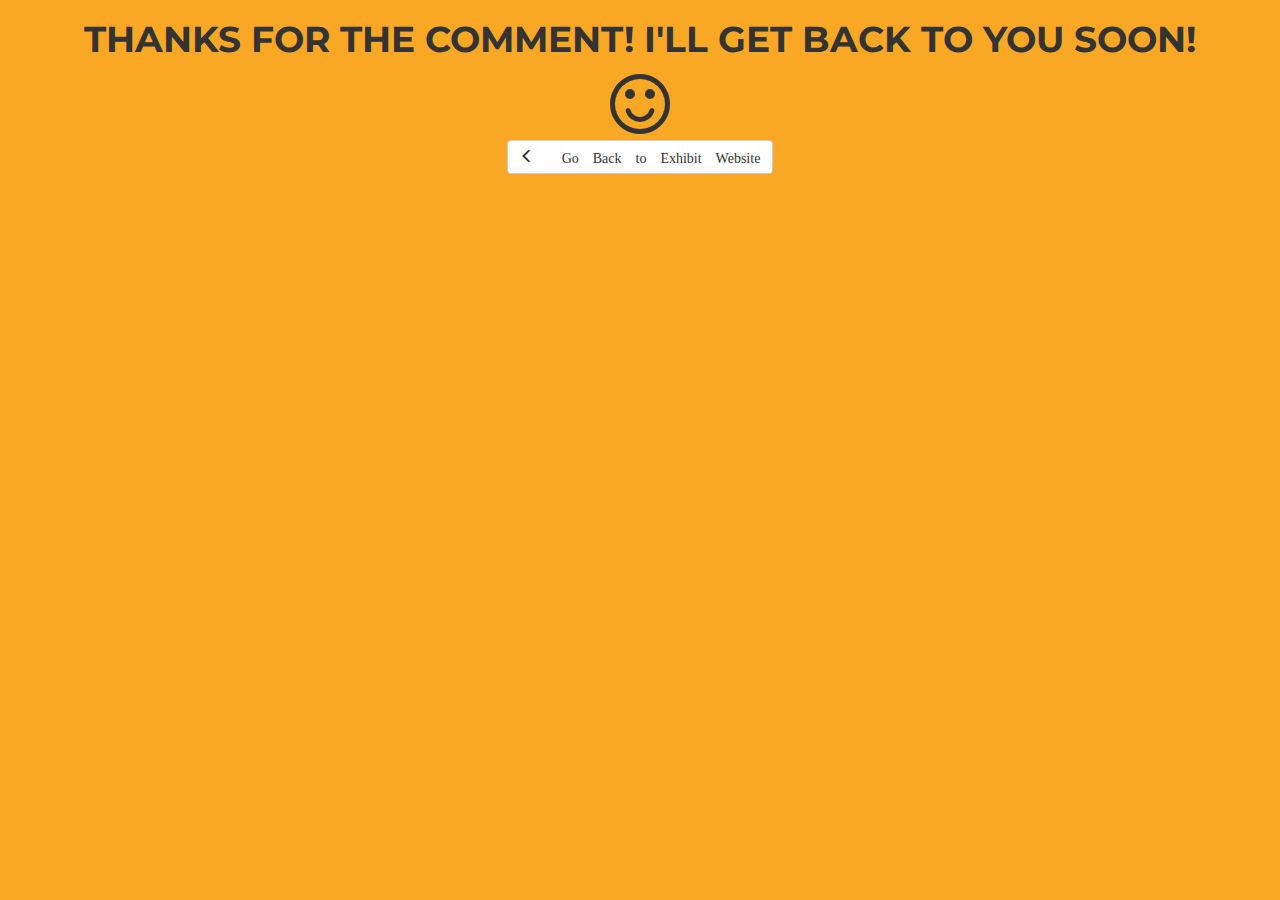
<file: thanks.html>
<!DOCTYPE html>
<html lang="en">
<head>
	<meta charset="utf-8">
    <meta http-equiv="X-UA-Compatible" content="IE=edge">
    <meta name="viewport" content="width=device-width, initial-scale=1">
    <meta name="description" content="">
    <meta name="author" content="">

    <title>Ethan Chiu's Exhibit</title>

    <!-- Bootstrap Core CSS -->
    <link href="css/bootstrap.css" rel="stylesheet">

    <!-- Custom CSS -->
    <link href="css/agency.css" rel="stylesheet">

    <!-- Custom Fonts -->
    <link href="font-awesome/css/font-awesome.min.css" rel="stylesheet" type="text/css">
    <link href="https://fonts.googleapis.com/css?family=Montserrat:400,700" rel="stylesheet" type="text/css">
    <link href='https://fonts.googleapis.com/css?family=Kaushan+Script' rel='stylesheet' type='text/css'>
    <link href='https://fonts.googleapis.com/css?family=Droid+Serif:400,700,400italic,700italic' rel='stylesheet' type='text/css'>
    <link href='https://fonts.googleapis.com/css?family=Roboto+Slab:400,100,300,700' rel='stylesheet' type='text/css'>

    <!-- HTML5 Shim and Respond.js IE8 support of HTML5 elements and media queries -->
    <!-- WARNING: Respond.js doesn't work if you view the page via file:// -->
    <!--[if lt IE 9]>
        <script src="https://oss.maxcdn.com/libs/html5shiv/3.7.0/html5shiv.js"></script>
        <script src="https://oss.maxcdn.com/libs/respond.js/1.4.2/respond.min.js"></script>
    <![endif]-->

    <!-- Icon -->
    <link rel="shortcut icon" href="favicon.ico" type="image/x-icon">
    <link rel="icon" href="favicon.ico" type="image/x-icon">
</head>

<body style="background-color:#f9a825;">
	<div class="container text-center">
		<h1> Thanks for the comment! I'll get back to you soon! </h1>
		<i class="fa fa-smile-o fa-5x"></i> <br>
		<a href="index.html"class="btn btn-default" aria-label="Left Align">
		  <span class="glyphicon glyphicon-menu-left"> &nbsp;Go Back to Exhibit Website</span>
		</a>

	</div>



</body>

</html>
</file>
<file: css/agency.css>
.heart {
     text-align:center; 
     color: #E41B17;
     font-size: 18px;
     text-decoration: none;
}
html, body. div{
    margin: 0 !important;
    padding: 0 !important;
    width: 100%;
}

.col-centered{
    float: none;
    margin: 0 auto;
}

#additionalresources{
	font-size:25px;
}
#additionalresources h1{
	font-size:50px;
}
.navbar {
	width:;
}

.contactus {
    font-size: 25px;
    font-family:"Roboto Slab";

}
input {
    color:black;
}
form input, form textarea{
    margin-bottom:0.5em;
    color:black;
}


input, textarea {
    font-size: 0.8em;
    font-family: "source-code-pro", monospace;
    border: 1px solid #ddd;
    background: #fff;
    padding: 0.9em;
    transition: all 0.3s ease-in-out;
    width: 100%;
}

body{overflow-x:hidden;font-family:"Roboto Slab","Helvetica Neue",Helvetica,Arial,sans-serif}.text-muted{color:#777; font-weight:bold;}.text-primary{color:#fed136}p{font-size:14px;line-height:1.75}p.large{font-size:16px}a,a:hover,a:focus,a:active,a.active{outline:0}a{color:#fed136}a:hover,a:focus,a:active,a.active{color:#fec503}h1,h2,h3,h4,h5,h6{font-family:Montserrat,"Helvetica Neue",Helvetica,Arial,sans-serif;text-transform:uppercase;font-weight:700}.img-centered{margin:0 auto}.bg-light-gray{background-color:#f7f7f7}.bg-darkest-gray{background-color:#222}.btn-primary{color:#fff;background-color:#fed136;border-color:#fed136;font-family:Montserrat,"Helvetica Neue",Helvetica,Arial,sans-serif;text-transform:uppercase;font-weight:700}.btn-primary:hover,.btn-primary:focus,.btn-primary:active,.btn-primary.active,.open .dropdown-toggle.btn-primary{color:#fff;background-color:#fec503;border-color:#f6bf01}.btn-primary:active,.btn-primary.active,.open .dropdown-toggle.btn-primary{background-image:none}.btn-primary.disabled,.btn-primary[disabled],fieldset[disabled] .btn-primary,.btn-primary.disabled:hover,.btn-primary[disabled]:hover,fieldset[disabled] .btn-primary:hover,.btn-primary.disabled:focus,.btn-primary[disabled]:focus,fieldset[disabled] .btn-primary:focus,.btn-primary.disabled:active,.btn-primary[disabled]:active,fieldset[disabled] .btn-primary:active,.btn-primary.disabled.active,.btn-primary[disabled].active,fieldset[disabled] .btn-primary.active{background-color:#fed136;border-color:#fed136}.btn-primary .badge{color:#fed136;background-color:#fff}.btn-xl{color:#fff;background-color:#fed136;border-color:#fed136;font-family:Montserrat,"Helvetica Neue",Helvetica,Arial,sans-serif;text-transform:uppercase;font-weight:700;border-radius:3px;font-size:18px;padding:20px 40px}.btn-xl:hover,.btn-xl:focus,.btn-xl:active,.btn-xl.active,.open .dropdown-toggle.btn-xl{color:#fff;background-color:#fec503;border-color:#f6bf01}.btn-xl:active,.btn-xl.active,.open .dropdown-toggle.btn-xl{background-image:none}.btn-xl.disabled,.btn-xl[disabled],fieldset[disabled] .btn-xl,.btn-xl.disabled:hover,.btn-xl[disabled]:hover,fieldset[disabled] .btn-xl:hover,.btn-xl.disabled:focus,.btn-xl[disabled]:focus,fieldset[disabled] .btn-xl:focus,.btn-xl.disabled:active,.btn-xl[disabled]:active,fieldset[disabled] .btn-xl:active,.btn-xl.disabled.active,.btn-xl[disabled].active,fieldset[disabled] .btn-xl.active{background-color:#fed136;border-color:#fed136}.btn-xl .badge{color:#fed136;background-color:#fff}.navbar-default{background-color:#222;border-color:transparent}.navbar-default .navbar-brand{color:#fed136;font-family:"Kaushan Script","Helvetica Neue",Helvetica,Arial,cursive}.navbar-default .navbar-brand:hover,.navbar-default .navbar-brand:focus,.navbar-default .navbar-brand:active,.navbar-default .navbar-brand.active{color:#fec503}.navbar-default .navbar-collapse{border-color:rgba(255,255,255,.02)}.navbar-default .navbar-toggle{background-color:#fed136;border-color:#fed136}.navbar-default .navbar-toggle .icon-bar{background-color:#fff}.navbar-default .navbar-toggle:hover,.navbar-default .navbar-toggle:focus{background-color:#fed136}.navbar-default .nav li a{font-family:Montserrat,"Helvetica Neue",Helvetica,Arial,sans-serif;text-transform:uppercase;font-weight:400;letter-spacing:1px;color:#fff}.navbar-default .nav li a:hover,.navbar-default .nav li a:focus{color:#fed136;outline:0}.navbar-default .navbar-nav>.active>a{border-radius:0;color:#fff;background-color:#fed136}.navbar-default .navbar-nav>.active>a:hover,.navbar-default .navbar-nav>.active>a:focus{color:#fff;background-color:#fec503}@media (min-width:768px){.navbar-default{background-color:transparent;padding:25px 0;-webkit-transition:padding .3s;-moz-transition:padding .3s;transition:padding .3s;border:0}.navbar-default .navbar-brand{font-size:2em;-webkit-transition:all .3s;-moz-transition:all .3s;transition:all .3s}.navbar-default .navbar-nav>.active>a{border-radius:3px}.navbar-default.navbar-shrink{background-color:#222;padding:10px 0}.navbar-default.navbar-shrink .navbar-brand{font-size:1.5em}}header{background-image:url(../img/header-bg.jpg);background-repeat:none;background-attachment:scroll;background-position:center center;-webkit-background-size:cover;-moz-background-size:cover;background-size:cover;-o-background-size:cover;text-align:center;color:#fff}header .intro-text{padding-top:100px;padding-bottom:50px}header .intro-text .intro-lead-in{font-family:"Droid Serif","Helvetica Neue",Helvetica,Arial,sans-serif;font-style:italic;font-size:22px;line-height:22px;margin-bottom:25px}header .intro-text .intro-heading{font-family:Montserrat,"Helvetica Neue",Helvetica,Arial,sans-serif;text-transform:uppercase;font-weight:700;font-size:50px;line-height:50px;margin-bottom:25px}@media (min-width:768px){header .intro-text{padding-top:300px;padding-bottom:200px}header .intro-text .intro-lead-in{font-family:"Droid Serif","Helvetica Neue",Helvetica,Arial,sans-serif;font-style:italic;font-size:40px;line-height:40px;margin-bottom:25px}header .intro-text .intro-heading{font-family:Montserrat,"Helvetica Neue",Helvetica,Arial,sans-serif;text-transform:uppercase;font-weight:700;font-size:75px;line-height:75px;margin-bottom:50px}}section{padding:100px 0}section h2.section-heading{font-size:40px;margin-top:0;margin-bottom:15px}section h3.section-subheading{font-size:16px;font-family:"Droid Serif","Helvetica Neue",Helvetica,Arial,sans-serif;text-transform:none;font-style:italic;font-weight:400;margin-bottom:75px}@media (min-width:768px){section{padding:150px 0}}.service-heading{margin:15px 0;text-transform:none}#portfolio .portfolio-item{margin:0 0 15px;right:0}#portfolio .portfolio-item .portfolio-link{display:block;position:relative;max-width:400px;margin:0 auto}#portfolio .portfolio-item .portfolio-link .portfolio-hover{background:rgba(254,209,54,.9);position:absolute;width:100%;height:100%;opacity:0;transition:all ease .5s;-webkit-transition:all ease .5s;-moz-transition:all ease .5s}#portfolio .portfolio-item .portfolio-link .portfolio-hover:hover{opacity:1}#portfolio .portfolio-item .portfolio-link .portfolio-hover .portfolio-hover-content{position:absolute;width:100%;height:20px;font-size:20px;text-align:center;top:50%;margin-top:-12px;color:#fff}#portfolio .portfolio-item .portfolio-link .portfolio-hover .portfolio-hover-content i{margin-top:-12px}#portfolio .portfolio-item .portfolio-link .portfolio-hover .portfolio-hover-content h3,#portfolio .portfolio-item .portfolio-link .portfolio-hover .portfolio-hover-content h4{margin:0}#portfolio .portfolio-item .portfolio-caption{max-width:400px;margin:0 auto;background-color:#fff;text-align:center;padding:25px}#portfolio .portfolio-item .portfolio-caption h4{text-transform:none;margin:0}#portfolio .portfolio-item .portfolio-caption p{font-family:"Droid Serif","Helvetica Neue",Helvetica,Arial,sans-serif;font-style:italic;font-size:16px;margin:0}#portfolio *{z-index:2}@media (min-width:767px){#portfolio .portfolio-item{margin:0 0 30px}}.timeline{list-style:none;padding:0;position:relative}.timeline:before{top:0;bottom:0;position:absolute;content:"";width:2px;background-color:#f1f1f1;left:40px;margin-left:-1.5px}.timeline>li{margin-bottom:50px;position:relative;min-height:50px}.timeline>li:before,.timeline>li:after{content:" ";display:table}.timeline>li:after{clear:both}.timeline>li .timeline-panel{width:100%;float:right;padding:0 20px 0 100px;position:relative;text-align:left}.timeline>li .timeline-panel:before{border-left-width:0;border-right-width:15px;left:-15px;right:auto}.timeline>li .timeline-panel:after{border-left-width:0;border-right-width:14px;left:-14px;right:auto}.timeline>li .timeline-image{left:0;margin-left:0;width:80px;height:80px;position:absolute;z-index:100;background-color:#fed136;color:#fff;border-radius:100%;border:7px solid #f1f1f1;text-align:center}.timeline>li .timeline-image h4{font-size:10px;margin-top:12px;line-height:14px}.timeline>li.timeline-inverted>.timeline-panel{float:right;text-align:left;padding:0 20px 0 100px}.timeline>li.timeline-inverted>.timeline-panel:before{border-left-width:0;border-right-width:15px;left:-15px;right:auto}.timeline>li.timeline-inverted>.timeline-panel:after{border-left-width:0;border-right-width:14px;left:-14px;right:auto}.timeline>li:last-child{margin-bottom:0}.timeline .timeline-heading h4{margin-top:0;color:inherit}.timeline .timeline-heading h4.subheading{text-transform:none}.timeline .timeline-body>p,.timeline .timeline-body>ul{margin-bottom:0}@media (min-width:768px){.timeline:before{left:50%}.timeline>li{margin-bottom:100px;min-height:100px}.timeline>li .timeline-panel{width:41%;float:left;padding:0 20px 20px 30px;text-align:right}.timeline>li .timeline-image{width:100px;height:100px;left:50%;margin-left:-50px}.timeline>li .timeline-image h4{font-size:13px;margin-top:16px;line-height:18px}.timeline>li.timeline-inverted>.timeline-panel{float:right;text-align:left;padding:0 30px 20px 20px}}@media (min-width:992px){.timeline>li{min-height:150px}.timeline>li .timeline-panel{padding:0 20px 20px}.timeline>li .timeline-image{width:150px;height:150px;margin-left:-75px}.timeline>li .timeline-image h4{font-size:18px;margin-top:30px;line-height:26px}.timeline>li.timeline-inverted>.timeline-panel{padding:0 20px 20px}}@media (min-width:1200px){.timeline>li{min-height:170px}.timeline>li .timeline-panel{padding:0 20px 20px 100px}.timeline>li .timeline-image{width:170px;height:170px;margin-left:-85px}.timeline>li .timeline-image h4{margin-top:40px}.timeline>li.timeline-inverted>.timeline-panel{padding:0 100px 20px 20px}}.team-member{text-align:center;margin-bottom:50px}.team-member img{margin:0 auto;border:7px solid #fff}.team-member h4{margin-top:25px;margin-bottom:0;text-transform:none}.team-member p{margin-top:0}aside.clients img{margin:50px auto}section#contact{background-color:#222;/*background-image:url(../img/map-image.png);*/background-position:center;background-repeat:no-repeat}section#contact .section-heading{color:#fff}section#contact .form-group{margin-bottom:25px}section#contact .form-group input,section#contact .form-group textarea{padding:20px}section#contact .form-group input.form-control{height:auto}section#contact .form-group textarea.form-control{height:236px}section#contact .form-control:focus{border-color:#fed136;box-shadow:none}section#contact ::-webkit-input-placeholder{font-family:Montserrat,"Helvetica Neue",Helvetica,Arial,sans-serif;text-transform:uppercase;font-weight:700;color:#bbb}section#contact :-moz-placeholder{font-family:Montserrat,"Helvetica Neue",Helvetica,Arial,sans-serif;text-transform:uppercase;font-weight:700;color:#bbb}section#contact ::-moz-placeholder{font-family:Montserrat,"Helvetica Neue",Helvetica,Arial,sans-serif;text-transform:uppercase;font-weight:700;color:#bbb}section#contact :-ms-input-placeholder{font-family:Montserrat,"Helvetica Neue",Helvetica,Arial,sans-serif;text-transform:uppercase;font-weight:700;color:#bbb}section#contact .text-danger{color:#e74c3c}footer{padding:25px 0;text-align:center}footer span.copyright{line-height:40px;font-family:Montserrat,"Helvetica Neue",Helvetica,Arial,sans-serif;text-transform:uppercase;text-transform:none}footer ul.quicklinks{margin-bottom:0;line-height:40px;font-family:Montserrat,"Helvetica Neue",Helvetica,Arial,sans-serif;text-transform:uppercase;text-transform:none}ul.social-buttons{margin-bottom:0}ul.social-buttons li a{display:block;background-color:#222;height:40px;width:40px;border-radius:100%;font-size:20px;line-height:40px;color:#fff;outline:0;-webkit-transition:all .3s;-moz-transition:all .3s;transition:all .3s}ul.social-buttons li a:hover,ul.social-buttons li a:focus,ul.social-buttons li a:active{background-color:#fed136}.btn:focus,.btn:active,.btn.active,.btn:active:focus{outline:0}.portfolio-modal .modal-content{border-radius:0;background-clip:border-box;-webkit-box-shadow:none;box-shadow:none;border:0;min-height:100%;padding:100px 0;text-align:center}.portfolio-modal .modal-content h2{margin-bottom:15px;font-size:3em}.portfolio-modal .modal-content p{margin-bottom:30px}.portfolio-modal .modal-content p.item-intro{margin:20px 0 30px;font-family:"Droid Serif","Helvetica Neue",Helvetica,Arial,sans-serif;font-style:italic;font-size:16px}.portfolio-modal .modal-content ul.list-inline{margin-bottom:30px;margin-top:0}.portfolio-modal .modal-content img{margin-bottom:30px}.portfolio-modal .close-modal{position:absolute;width:75px;height:75px;background-color:transparent;top:25px;right:25px;cursor:pointer}.portfolio-modal .close-modal:hover{opacity:.3}.portfolio-modal .close-modal .lr{height:75px;width:1px;margin-left:35px;background-color:#222;transform:rotate(45deg);-ms-transform:rotate(45deg);-webkit-transform:rotate(45deg);z-index:1051}.portfolio-modal .close-modal .lr .rl{height:75px;width:1px;background-color:#222;transform:rotate(90deg);-ms-transform:rotate(90deg);-webkit-transform:rotate(90deg);z-index:1052}.portfolio-modal .modal-backdrop{opacity:0;display:none}::-moz-selection{text-shadow:none;background:#fed136}::selection{text-shadow:none;background:#fed136}img::selection{background:0 0}img::-moz-selection{background:0 0}body{webkit-tap-highlight-color:#fed136}
</file>
<file: css/example.css>
/*!
 * Bootstrap v2.2.2
 *
 * Copyright 2012 Twitter, Inc
 * Licensed under the Apache License v2.0
 * http://www.apache.org/licenses/LICENSE-2.0
 *
 * Designed and built with all the love in the world @twitter by @mdo and @fat.
 */
.clearfix {
  *zoom: 1;
}
.clearfix:before,
.clearfix:after {
  display: table;
  content: "";
  line-height: 0;
}
.clearfix:after {
  clear: both;
}
.hide-text {
  font: 0/0 a;
  color: transparent;
  text-shadow: none;
  background-color: transparent;
  border: 0;
}
.input-block-level {
  display: block;
  width: 100%;
  min-height: 30px;
  -webkit-box-sizing: border-box;
  -moz-box-sizing: border-box;
  box-sizing: border-box;
}
article,
aside,
details,
figcaption,
figure,
footer,
header,
hgroup,
nav,
section {
  display: block;
}
audio,
canvas,
video {
  display: inline-block;
  *display: inline;
  *zoom: 1;
}
audio:not([controls]) {
  display: none;
}
html {
  font-size: 100%;
  -webkit-text-size-adjust: 100%;
  -ms-text-size-adjust: 100%;
}
a:focus {
  outline: thin dotted #333;
  outline: 5px auto -webkit-focus-ring-color;
  outline-offset: -2px;
}
a:hover,
a:active {
  outline: 0;
}
sub,
sup {
  position: relative;
  font-size: 75%;
  line-height: 0;
  vertical-align: baseline;
}
sup {
  top: -0.5em;
}
sub {
  bottom: -0.25em;
}
img {
  /* Responsive images (ensure images don't scale beyond their parents) */

  max-width: 100%;
  /* Part 1: Set a maxium relative to the parent */

  width: auto\9;
  /* IE7-8 need help adjusting responsive images */

  height: auto;
  /* Part 2: Scale the height according to the width, otherwise you get stretching */

  vertical-align: middle;
  border: 0;
  -ms-interpolation-mode: bicubic;
}
#map_canvas img,
.google-maps img {
  max-width: none;
}
button,
input,
select,
textarea {
  margin: 0;
  font-size: 100%;
  vertical-align: middle;
}
button,
input {
  *overflow: visible;
  line-height: normal;
}
button::-moz-focus-inner,
input::-moz-focus-inner {
  padding: 0;
  border: 0;
}
button,
html input[type="button"],
input[type="reset"],
input[type="submit"] {
  -webkit-appearance: button;
  cursor: pointer;
}
label,
select,
button,
input[type="button"],
input[type="reset"],
input[type="submit"],
input[type="radio"],
input[type="checkbox"] {
  cursor: pointer;
}
input[type="search"] {
  -webkit-box-sizing: content-box;
  -moz-box-sizing: content-box;
  box-sizing: content-box;
  -webkit-appearance: textfield;
}
input[type="search"]::-webkit-search-decoration,
input[type="search"]::-webkit-search-cancel-button {
  -webkit-appearance: none;
}
textarea {
  overflow: auto;
  vertical-align: top;
}
@media print {
  * {
    text-shadow: none !important;
    color: #000 !important;
    background: transparent !important;
    box-shadow: none !important;
  }
  a,
  a:visited {
    text-decoration: underline;
  }
  a[href]:after {
    content: " (" attr(href) ")";
  }
  abbr[title]:after {
    content: " (" attr(title) ")";
  }
  .ir a:after,
  a[href^="javascript:"]:after,
  a[href^="#"]:after {
    content: "";
  }
  pre,
  blockquote {
    border: 1px solid #999;
    page-break-inside: avoid;
  }
  thead {
    display: table-header-group;
  }
  tr,
  img {
    page-break-inside: avoid;
  }
  img {
    max-width: 100% !important;
  }
  @page  {
    margin: 0.5cm;
  }
  p,
  h2,
  h3 {
    orphans: 3;
    widows: 3;
  }
  h2,
  h3 {
    page-break-after: avoid;
  }
}
body {
  margin: 0;
  font-family: "Helvetica Neue", Helvetica, Arial, sans-serif;
  font-size: 14px;
  line-height: 20px;
  color: #333333;
  background-color: #ffffff;
}
/*a {
  color: #0088cc;
  text-decoration: none;
}
a:hover {
  color: #005580;
  text-decoration: underline;
}*/
.img-rounded {
  -webkit-border-radius: 6px;
  -moz-border-radius: 6px;
  border-radius: 6px;
}
.img-polaroid {
  padding: 4px;
  background-color: #fff;
  border: 1px solid #ccc;
  border: 1px solid rgba(0, 0, 0, 0.2);
  -webkit-box-shadow: 0 1px 3px rgba(0, 0, 0, 0.1);
  -moz-box-shadow: 0 1px 3px rgba(0, 0, 0, 0.1);
  box-shadow: 0 1px 3px rgba(0, 0, 0, 0.1);
}
.img-circle {
  -webkit-border-radius: 500px;
  -moz-border-radius: 500px;
  border-radius: 500px;
}
.row {
  margin-left: -20px;
  *zoom: 1;
}
.row:before,
.row:after {
  display: table;
  content: "";
  line-height: 0;
}
.row:after {
  clear: both;
}
[class*="span"] {
  float: left;
  min-height: 1px;
  margin-left: 20px;
}
.container,
.navbar-static-top .container,
.navbar-fixed-top .container,
.navbar-fixed-bottom .container {
  width: 940px;
}
.span12 {
  width: 940px;
}
.span11 {
  width: 860px;
}
.span10 {
  width: 780px;
}
.span9 {
  width: 700px;
}
.span8 {
  width: 620px;
}
.span7 {
  width: 540px;
}
.span6 {
  width: 460px;
}
.span5 {
  width: 380px;
}
.span4 {
  width: 300px;
}
.span3 {
  width: 220px;
}
.span2 {
  width: 140px;
}
.span1 {
  width: 60px;
}
.offset12 {
  margin-left: 980px;
}
.offset11 {
  margin-left: 900px;
}
.offset10 {
  margin-left: 820px;
}
.offset9 {
  margin-left: 740px;
}
.offset8 {
  margin-left: 660px;
}
.offset7 {
  margin-left: 580px;
}
.offset6 {
  margin-left: 500px;
}
.offset5 {
  margin-left: 420px;
}
.offset4 {
  margin-left: 340px;
}
.offset3 {
  margin-left: 260px;
}
.offset2 {
  margin-left: 180px;
}
.offset1 {
  margin-left: 100px;
}
.row-fluid {
  width: 100%;
  *zoom: 1;
}
.row-fluid:before,
.row-fluid:after {
  display: table;
  content: "";
  line-height: 0;
}
.row-fluid:after {
  clear: both;
}
.row-fluid [class*="span"] {
  display: block;
  width: 100%;
  min-height: 30px;
  -webkit-box-sizing: border-box;
  -moz-box-sizing: border-box;
  box-sizing: border-box;
  float: left;
  margin-left: 2.127659574468085%;
  *margin-left: 2.074468085106383%;
}
.row-fluid [class*="span"]:first-child {
  margin-left: 0;
}
.row-fluid .controls-row [class*="span"] + [class*="span"] {
  margin-left: 2.127659574468085%;
}
.row-fluid .span12 {
  width: 100%;
  *width: 99.94680851063829%;
}
.row-fluid .span11 {
  width: 91.48936170212765%;
  *width: 91.43617021276594%;
}
.row-fluid .span10 {
  width: 82.97872340425532%;
  *width: 82.92553191489361%;
}
.row-fluid .span9 {
  width: 74.46808510638297%;
  *width: 74.41489361702126%;
}
.row-fluid .span8 {
  width: 65.95744680851064%;
  *width: 65.90425531914893%;
}
.row-fluid .span7 {
  width: 57.44680851063829%;
  *width: 57.39361702127659%;
}
.row-fluid .span6 {
  width: 48.93617021276595%;
  *width: 48.88297872340425%;
}
.row-fluid .span5 {
  width: 40.42553191489362%;
  *width: 40.37234042553192%;
}
.row-fluid .span4 {
  width: 31.914893617021278%;
  *width: 31.861702127659576%;
}
.row-fluid .span3 {
  width: 23.404255319148934%;
  *width: 23.351063829787233%;
}
.row-fluid .span2 {
  width: 14.893617021276595%;
  *width: 14.840425531914894%;
}
.row-fluid .span1 {
  width: 6.382978723404255%;
  *width: 6.329787234042553%;
}
.row-fluid .offset12 {
  margin-left: 104.25531914893617%;
  *margin-left: 104.14893617021275%;
}
.row-fluid .offset12:first-child {
  margin-left: 102.12765957446808%;
  *margin-left: 102.02127659574467%;
}
.row-fluid .offset11 {
  margin-left: 95.74468085106382%;
  *margin-left: 95.6382978723404%;
}
.row-fluid .offset11:first-child {
  margin-left: 93.61702127659574%;
  *margin-left: 93.51063829787232%;
}
.row-fluid .offset10 {
  margin-left: 87.23404255319149%;
  *margin-left: 87.12765957446807%;
}
.row-fluid .offset10:first-child {
  margin-left: 85.1063829787234%;
  *margin-left: 84.99999999999999%;
}
.row-fluid .offset9 {
  margin-left: 78.72340425531914%;
  *margin-left: 78.61702127659572%;
}
.row-fluid .offset9:first-child {
  margin-left: 76.59574468085106%;
  *margin-left: 76.48936170212764%;
}
.row-fluid .offset8 {
  margin-left: 70.2127659574468%;
  *margin-left: 70.10638297872339%;
}
.row-fluid .offset8:first-child {
  margin-left: 68.08510638297872%;
  *margin-left: 67.9787234042553%;
}
.row-fluid .offset7 {
  margin-left: 61.70212765957446%;
  *margin-left: 61.59574468085106%;
}
.row-fluid .offset7:first-child {
  margin-left: 59.574468085106375%;
  *margin-left: 59.46808510638297%;
}
.row-fluid .offset6 {
  margin-left: 53.191489361702125%;
  *margin-left: 53.085106382978715%;
}
.row-fluid .offset6:first-child {
  margin-left: 51.063829787234035%;
  *margin-left: 50.95744680851063%;
}
.row-fluid .offset5 {
  margin-left: 44.68085106382979%;
  *margin-left: 44.57446808510638%;
}
.row-fluid .offset5:first-child {
  margin-left: 42.5531914893617%;
  *margin-left: 42.4468085106383%;
}
.row-fluid .offset4 {
  margin-left: 36.170212765957444%;
  *margin-left: 36.06382978723405%;
}
.row-fluid .offset4:first-child {
  margin-left: 34.04255319148936%;
  *margin-left: 33.93617021276596%;
}
.row-fluid .offset3 {
  margin-left: 27.659574468085104%;
  *margin-left: 27.5531914893617%;
}
.row-fluid .offset3:first-child {
  margin-left: 25.53191489361702%;
  *margin-left: 25.425531914893618%;
}
.row-fluid .offset2 {
  margin-left: 19.148936170212764%;
  *margin-left: 19.04255319148936%;
}
.row-fluid .offset2:first-child {
  margin-left: 17.02127659574468%;
  *margin-left: 16.914893617021278%;
}
.row-fluid .offset1 {
  margin-left: 10.638297872340425%;
  *margin-left: 10.53191489361702%;
}
.row-fluid .offset1:first-child {
  margin-left: 8.51063829787234%;
  *margin-left: 8.404255319148938%;
}
[class*="span"].hide,
.row-fluid [class*="span"].hide {
  display: none;
}
[class*="span"].pull-right,
.row-fluid [class*="span"].pull-right {
  float: right;
}
.container {
  margin-right: auto;
  margin-left: auto;
  *zoom: 1;
}
.container:before,
.container:after {
  display: table;
  content: "";
  line-height: 0;
}
.container:after {
  clear: both;
}
.container-fluid {
  padding-right: 20px;
  padding-left: 20px;
  *zoom: 1;
}
.container-fluid:before,
.container-fluid:after {
  display: table;
  content: "";
  line-height: 0;
}
.container-fluid:after {
  clear: both;
}
.btn {
  display: inline-block;
  *display: inline;
  /* IE7 inline-block hack */

  *zoom: 1;
  padding: 4px 12px;
  margin-bottom: 0;
  font-size: 14px;
  line-height: 20px;
  text-align: center;
  vertical-align: middle;
  cursor: pointer;
  color: #333333;
  text-shadow: 0 1px 1px rgba(255, 255, 255, 0.75);
  background-color: #f5f5f5;
  background-image: -moz-linear-gradient(top, #ffffff, #e6e6e6);
  background-image: -webkit-gradient(linear, 0 0, 0 100%, from(#ffffff), to(#e6e6e6));
  background-image: -webkit-linear-gradient(top, #ffffff, #e6e6e6);
  background-image: -o-linear-gradient(top, #ffffff, #e6e6e6);
  background-image: linear-gradient(to bottom, #ffffff, #e6e6e6);
  background-repeat: repeat-x;
  filter: progid:DXImageTransform.Microsoft.gradient(startColorstr='#ffffffff', endColorstr='#ffe6e6e6', GradientType=0);
  border-color: #e6e6e6 #e6e6e6 #bfbfbf;
  border-color: rgba(0, 0, 0, 0.1) rgba(0, 0, 0, 0.1) rgba(0, 0, 0, 0.25);
  *background-color: #e6e6e6;
  /* Darken IE7 buttons by default so they stand out more given they won't have borders */

  filter: progid:DXImageTransform.Microsoft.gradient(enabled = false);
  border: 1px solid #bbbbbb;
  *border: 0;
  border-bottom-color: #a2a2a2;
  -webkit-border-radius: 4px;
  -moz-border-radius: 4px;
  border-radius: 4px;
  *margin-left: .3em;
  -webkit-box-shadow: inset 0 1px 0 rgba(255,255,255,.2), 0 1px 2px rgba(0,0,0,.05);
  -moz-box-shadow: inset 0 1px 0 rgba(255,255,255,.2), 0 1px 2px rgba(0,0,0,.05);
  box-shadow: inset 0 1px 0 rgba(255,255,255,.2), 0 1px 2px rgba(0,0,0,.05);
}
.btn:hover,
.btn:active,
.btn.active,
.btn.disabled,
.btn[disabled] {
  color: #333333;
  background-color: #e6e6e6;
  *background-color: #d9d9d9;
}
.btn:active,
.btn.active {
  background-color: #cccccc \9;
}
.btn:first-child {
  *margin-left: 0;
}
.btn:hover {
  color: #333333;
  text-decoration: none;
  background-position: 0 -15px;
  -webkit-transition: background-position 0.1s linear;
  -moz-transition: background-position 0.1s linear;
  -o-transition: background-position 0.1s linear;
  transition: background-position 0.1s linear;
}
.btn:focus {
  outline: thin dotted #333;
  outline: 5px auto -webkit-focus-ring-color;
  outline-offset: -2px;
}
.btn.active,
.btn:active {
  background-image: none;
  outline: 0;
  -webkit-box-shadow: inset 0 2px 4px rgba(0,0,0,.15), 0 1px 2px rgba(0,0,0,.05);
  -moz-box-shadow: inset 0 2px 4px rgba(0,0,0,.15), 0 1px 2px rgba(0,0,0,.05);
  box-shadow: inset 0 2px 4px rgba(0,0,0,.15), 0 1px 2px rgba(0,0,0,.05);
}
.btn.disabled,
.btn[disabled] {
  cursor: default;
  background-image: none;
  opacity: 0.65;
  filter: alpha(opacity=65);
  -webkit-box-shadow: none;
  -moz-box-shadow: none;
  box-shadow: none;
}
.btn-large {
  padding: 11px 19px;
  font-size: 17.5px;
  -webkit-border-radius: 6px;
  -moz-border-radius: 6px;
  border-radius: 6px;
}
.btn-large [class^="icon-"],
.btn-large [class*=" icon-"] {
  margin-top: 4px;
}
.btn-small {
  padding: 2px 10px;
  font-size: 11.9px;
  -webkit-border-radius: 3px;
  -moz-border-radius: 3px;
  border-radius: 3px;
}
.btn-small [class^="icon-"],
.btn-small [class*=" icon-"] {
  margin-top: 0;
}
.btn-mini [class^="icon-"],
.btn-mini [class*=" icon-"] {
  margin-top: -1px;
}
.btn-mini {
  padding: 0 6px;
  font-size: 10.5px;
  -webkit-border-radius: 3px;
  -moz-border-radius: 3px;
  border-radius: 3px;
}
.btn-block {
  display: block;
  width: 100%;
  padding-left: 0;
  padding-right: 0;
  -webkit-box-sizing: border-box;
  -moz-box-sizing: border-box;
  box-sizing: border-box;
}
.btn-block + .btn-block {
  margin-top: 5px;
}
input[type="submit"].btn-block,
input[type="reset"].btn-block,
input[type="button"].btn-block {
  width: 100%;
}
.btn-primary.active,
.btn-warning.active,
.btn-danger.active,
.btn-success.active,
.btn-info.active,
.btn-inverse.active {
  color: rgba(255, 255, 255, 0.75);
}
.btn {
  border-color: #c5c5c5;
  border-color: rgba(0, 0, 0, 0.15) rgba(0, 0, 0, 0.15) rgba(0, 0, 0, 0.25);
}
.btn-primary {
  color: #ffffff;
  text-shadow: 0 -1px 0 rgba(0, 0, 0, 0.25);
  background-color: #006dcc;
  background-image: -moz-linear-gradient(top, #0088cc, #0044cc);
  background-image: -webkit-gradient(linear, 0 0, 0 100%, from(#0088cc), to(#0044cc));
  background-image: -webkit-linear-gradient(top, #0088cc, #0044cc);
  background-image: -o-linear-gradient(top, #0088cc, #0044cc);
  background-image: linear-gradient(to bottom, #0088cc, #0044cc);
  background-repeat: repeat-x;
  filter: progid:DXImageTransform.Microsoft.gradient(startColorstr='#ff0088cc', endColorstr='#ff0044cc', GradientType=0);
  border-color: #0044cc #0044cc #002a80;
  border-color: rgba(0, 0, 0, 0.1) rgba(0, 0, 0, 0.1) rgba(0, 0, 0, 0.25);
  *background-color: #0044cc;
  /* Darken IE7 buttons by default so they stand out more given they won't have borders */

  filter: progid:DXImageTransform.Microsoft.gradient(enabled = false);
}
.btn-primary:hover,
.btn-primary:active,
.btn-primary.active,
.btn-primary.disabled,
.btn-primary[disabled] {
  color: #ffffff;
  background-color: #0044cc;
  *background-color: #003bb3;
}
.btn-primary:active,
.btn-primary.active {
  background-color: #003399 \9;
}
.btn-warning {
  color: #ffffff;
  text-shadow: 0 -1px 0 rgba(0, 0, 0, 0.25);
  background-color: #faa732;
  background-image: -moz-linear-gradient(top, #fbb450, #f89406);
  background-image: -webkit-gradient(linear, 0 0, 0 100%, from(#fbb450), to(#f89406));
  background-image: -webkit-linear-gradient(top, #fbb450, #f89406);
  background-image: -o-linear-gradient(top, #fbb450, #f89406);
  background-image: linear-gradient(to bottom, #fbb450, #f89406);
  background-repeat: repeat-x;
  filter: progid:DXImageTransform.Microsoft.gradient(startColorstr='#fffbb450', endColorstr='#fff89406', GradientType=0);
  border-color: #f89406 #f89406 #ad6704;
  border-color: rgba(0, 0, 0, 0.1) rgba(0, 0, 0, 0.1) rgba(0, 0, 0, 0.25);
  *background-color: #f89406;
  /* Darken IE7 buttons by default so they stand out more given they won't have borders */

  filter: progid:DXImageTransform.Microsoft.gradient(enabled = false);
}
.btn-warning:hover,
.btn-warning:active,
.btn-warning.active,
.btn-warning.disabled,
.btn-warning[disabled] {
  color: #ffffff;
  background-color: #f89406;
  *background-color: #df8505;
}
.btn-warning:active,
.btn-warning.active {
  background-color: #c67605 \9;
}
.btn-danger {
  color: #ffffff;
  text-shadow: 0 -1px 0 rgba(0, 0, 0, 0.25);
  background-color: #da4f49;
  background-image: -moz-linear-gradient(top, #ee5f5b, #bd362f);
  background-image: -webkit-gradient(linear, 0 0, 0 100%, from(#ee5f5b), to(#bd362f));
  background-image: -webkit-linear-gradient(top, #ee5f5b, #bd362f);
  background-image: -o-linear-gradient(top, #ee5f5b, #bd362f);
  background-image: linear-gradient(to bottom, #ee5f5b, #bd362f);
  background-repeat: repeat-x;
  filter: progid:DXImageTransform.Microsoft.gradient(startColorstr='#ffee5f5b', endColorstr='#ffbd362f', GradientType=0);
  border-color: #bd362f #bd362f #802420;
  border-color: rgba(0, 0, 0, 0.1) rgba(0, 0, 0, 0.1) rgba(0, 0, 0, 0.25);
  *background-color: #bd362f;
  /* Darken IE7 buttons by default so they stand out more given they won't have borders */

  filter: progid:DXImageTransform.Microsoft.gradient(enabled = false);
}
.btn-danger:hover,
.btn-danger:active,
.btn-danger.active,
.btn-danger.disabled,
.btn-danger[disabled] {
  color: #ffffff;
  background-color: #bd362f;
  *background-color: #a9302a;
}
.btn-danger:active,
.btn-danger.active {
  background-color: #942a25 \9;
}
.btn-success {
  color: #ffffff;
  text-shadow: 0 -1px 0 rgba(0, 0, 0, 0.25);
  background-color: #5bb75b;
  background-image: -moz-linear-gradient(top, #62c462, #51a351);
  background-image: -webkit-gradient(linear, 0 0, 0 100%, from(#62c462), to(#51a351));
  background-image: -webkit-linear-gradient(top, #62c462, #51a351);
  background-image: -o-linear-gradient(top, #62c462, #51a351);
  background-image: linear-gradient(to bottom, #62c462, #51a351);
  background-repeat: repeat-x;
  filter: progid:DXImageTransform.Microsoft.gradient(startColorstr='#ff62c462', endColorstr='#ff51a351', GradientType=0);
  border-color: #51a351 #51a351 #387038;
  border-color: rgba(0, 0, 0, 0.1) rgba(0, 0, 0, 0.1) rgba(0, 0, 0, 0.25);
  *background-color: #51a351;
  /* Darken IE7 buttons by default so they stand out more given they won't have borders */

  filter: progid:DXImageTransform.Microsoft.gradient(enabled = false);
}
.btn-success:hover,
.btn-success:active,
.btn-success.active,
.btn-success.disabled,
.btn-success[disabled] {
  color: #ffffff;
  background-color: #51a351;
  *background-color: #499249;
}
.btn-success:active,
.btn-success.active {
  background-color: #408140 \9;
}
.btn-info {
  color: #ffffff;
  text-shadow: 0 -1px 0 rgba(0, 0, 0, 0.25);
  background-color: #49afcd;
  background-image: -moz-linear-gradient(top, #5bc0de, #2f96b4);
  background-image: -webkit-gradient(linear, 0 0, 0 100%, from(#5bc0de), to(#2f96b4));
  background-image: -webkit-linear-gradient(top, #5bc0de, #2f96b4);
  background-image: -o-linear-gradient(top, #5bc0de, #2f96b4);
  background-image: linear-gradient(to bottom, #5bc0de, #2f96b4);
  background-repeat: repeat-x;
  filter: progid:DXImageTransform.Microsoft.gradient(startColorstr='#ff5bc0de', endColorstr='#ff2f96b4', GradientType=0);
  border-color: #2f96b4 #2f96b4 #1f6377;
  border-color: rgba(0, 0, 0, 0.1) rgba(0, 0, 0, 0.1) rgba(0, 0, 0, 0.25);
  *background-color: #2f96b4;
  /* Darken IE7 buttons by default so they stand out more given they won't have borders */

  filter: progid:DXImageTransform.Microsoft.gradient(enabled = false);
}
.btn-info:hover,
.btn-info:active,
.btn-info.active,
.btn-info.disabled,
.btn-info[disabled] {
  color: #ffffff;
  background-color: #2f96b4;
  *background-color: #2a85a0;
}
.btn-info:active,
.btn-info.active {
  background-color: #24748c \9;
}
.btn-inverse {
  color: #ffffff;
  text-shadow: 0 -1px 0 rgba(0, 0, 0, 0.25);
  background-color: #363636;
  background-image: -moz-linear-gradient(top, #444444, #222222);
  background-image: -webkit-gradient(linear, 0 0, 0 100%, from(#444444), to(#222222));
  background-image: -webkit-linear-gradient(top, #444444, #222222);
  background-image: -o-linear-gradient(top, #444444, #222222);
  background-image: linear-gradient(to bottom, #444444, #222222);
  background-repeat: repeat-x;
  filter: progid:DXImageTransform.Microsoft.gradient(startColorstr='#ff444444', endColorstr='#ff222222', GradientType=0);
  border-color: #222222 #222222 #000000;
  border-color: rgba(0, 0, 0, 0.1) rgba(0, 0, 0, 0.1) rgba(0, 0, 0, 0.25);
  *background-color: #222222;
  /* Darken IE7 buttons by default so they stand out more given they won't have borders */

  filter: progid:DXImageTransform.Microsoft.gradient(enabled = false);
}
.btn-inverse:hover,
.btn-inverse:active,
.btn-inverse.active,
.btn-inverse.disabled,
.btn-inverse[disabled] {
  color: #ffffff;
  background-color: #222222;
  *background-color: #151515;
}
.btn-inverse:active,
.btn-inverse.active {
  background-color: #080808 \9;
}
button.btn,
input[type="submit"].btn {
  *padding-top: 3px;
  *padding-bottom: 3px;
}
button.btn::-moz-focus-inner,
input[type="submit"].btn::-moz-focus-inner {
  padding: 0;
  border: 0;
}
button.btn.btn-large,
input[type="submit"].btn.btn-large {
  *padding-top: 7px;
  *padding-bottom: 7px;
}
button.btn.btn-small,
input[type="submit"].btn.btn-small {
  *padding-top: 3px;
  *padding-bottom: 3px;
}
button.btn.btn-mini,
input[type="submit"].btn.btn-mini {
  *padding-top: 1px;
  *padding-bottom: 1px;
}
.btn-link,
.btn-link:active,
.btn-link[disabled] {
  background-color: transparent;
  background-image: none;
  -webkit-box-shadow: none;
  -moz-box-shadow: none;
  box-shadow: none;
}
.btn-link {
  border-color: transparent;
  cursor: pointer;
  color: #0088cc;
  -webkit-border-radius: 0;
  -moz-border-radius: 0;
  border-radius: 0;
}
.btn-link:hover {
  color: #005580;
  text-decoration: underline;
  background-color: transparent;
}
.btn-link[disabled]:hover {
  color: #333333;
  text-decoration: none;
}
.btn-group {
  position: relative;
  display: inline-block;
  *display: inline;
  /* IE7 inline-block hack */

  *zoom: 1;
  font-size: 0;
  vertical-align: middle;
  white-space: nowrap;
  *margin-left: .3em;
}
.btn-group:first-child {
  *margin-left: 0;
}
.btn-group + .btn-group {
  margin-left: 5px;
}
.btn-toolbar {
  font-size: 0;
  margin-top: 10px;
  margin-bottom: 10px;
}
.btn-toolbar > .btn + .btn,
.btn-toolbar > .btn-group + .btn,
.btn-toolbar > .btn + .btn-group {
  margin-left: 5px;
}
.btn-group > .btn {
  position: relative;
  -webkit-border-radius: 0;
  -moz-border-radius: 0;
  border-radius: 0;
}
.btn-group > .btn + .btn {
  margin-left: -1px;
}
.btn-group > .btn,
.btn-group > .dropdown-menu,
.btn-group > .popover {
  font-size: 14px;
}
.btn-group > .btn-mini {
  font-size: 10.5px;
}
.btn-group > .btn-small {
  font-size: 11.9px;
}
.btn-group > .btn-large {
  font-size: 17.5px;
}
.btn-group > .btn:first-child {
  margin-left: 0;
  -webkit-border-top-left-radius: 4px;
  -moz-border-radius-topleft: 4px;
  border-top-left-radius: 4px;
  -webkit-border-bottom-left-radius: 4px;
  -moz-border-radius-bottomleft: 4px;
  border-bottom-left-radius: 4px;
}
.btn-group > .btn:last-child,
.btn-group > .dropdown-toggle {
  -webkit-border-top-right-radius: 4px;
  -moz-border-radius-topright: 4px;
  border-top-right-radius: 4px;
  -webkit-border-bottom-right-radius: 4px;
  -moz-border-radius-bottomright: 4px;
  border-bottom-right-radius: 4px;
}
.btn-group > .btn.large:first-child {
  margin-left: 0;
  -webkit-border-top-left-radius: 6px;
  -moz-border-radius-topleft: 6px;
  border-top-left-radius: 6px;
  -webkit-border-bottom-left-radius: 6px;
  -moz-border-radius-bottomleft: 6px;
  border-bottom-left-radius: 6px;
}
.btn-group > .btn.large:last-child,
.btn-group > .large.dropdown-toggle {
  -webkit-border-top-right-radius: 6px;
  -moz-border-radius-topright: 6px;
  border-top-right-radius: 6px;
  -webkit-border-bottom-right-radius: 6px;
  -moz-border-radius-bottomright: 6px;
  border-bottom-right-radius: 6px;
}
.btn-group > .btn:hover,
.btn-group > .btn:focus,
.btn-group > .btn:active,
.btn-group > .btn.active {
  z-index: 2;
}
.btn-group .dropdown-toggle:active,
.btn-group.open .dropdown-toggle {
  outline: 0;
}
.btn-group > .btn + .dropdown-toggle {
  padding-left: 8px;
  padding-right: 8px;
  -webkit-box-shadow: inset 1px 0 0 rgba(255,255,255,.125), inset 0 1px 0 rgba(255,255,255,.2), 0 1px 2px rgba(0,0,0,.05);
  -moz-box-shadow: inset 1px 0 0 rgba(255,255,255,.125), inset 0 1px 0 rgba(255,255,255,.2), 0 1px 2px rgba(0,0,0,.05);
  box-shadow: inset 1px 0 0 rgba(255,255,255,.125), inset 0 1px 0 rgba(255,255,255,.2), 0 1px 2px rgba(0,0,0,.05);
  *padding-top: 5px;
  *padding-bottom: 5px;
}
.btn-group > .btn-mini + .dropdown-toggle {
  padding-left: 5px;
  padding-right: 5px;
  *padding-top: 2px;
  *padding-bottom: 2px;
}
.btn-group > .btn-small + .dropdown-toggle {
  *padding-top: 5px;
  *padding-bottom: 4px;
}
.btn-group > .btn-large + .dropdown-toggle {
  padding-left: 12px;
  padding-right: 12px;
  *padding-top: 7px;
  *padding-bottom: 7px;
}
.btn-group.open .dropdown-toggle {
  background-image: none;
  -webkit-box-shadow: inset 0 2px 4px rgba(0,0,0,.15), 0 1px 2px rgba(0,0,0,.05);
  -moz-box-shadow: inset 0 2px 4px rgba(0,0,0,.15), 0 1px 2px rgba(0,0,0,.05);
  box-shadow: inset 0 2px 4px rgba(0,0,0,.15), 0 1px 2px rgba(0,0,0,.05);
}
.btn-group.open .btn.dropdown-toggle {
  background-color: #e6e6e6;
}
.btn-group.open .btn-primary.dropdown-toggle {
  background-color: #0044cc;
}
.btn-group.open .btn-warning.dropdown-toggle {
  background-color: #f89406;
}
.btn-group.open .btn-danger.dropdown-toggle {
  background-color: #bd362f;
}
.btn-group.open .btn-success.dropdown-toggle {
  background-color: #51a351;
}
.btn-group.open .btn-info.dropdown-toggle {
  background-color: #2f96b4;
}
.btn-group.open .btn-inverse.dropdown-toggle {
  background-color: #222222;
}
.btn .caret {
  margin-top: 8px;
  margin-left: 0;
}
.btn-mini .caret,
.btn-small .caret,
.btn-large .caret {
  margin-top: 6px;
}
.btn-large .caret {
  border-left-width: 5px;
  border-right-width: 5px;
  border-top-width: 5px;
}
.dropup .btn-large .caret {
  border-bottom-width: 5px;
}
.btn-primary .caret,
.btn-warning .caret,
.btn-danger .caret,
.btn-info .caret,
.btn-success .caret,
.btn-inverse .caret {
  border-top-color: #ffffff;
  border-bottom-color: #ffffff;
}
.btn-group-vertical {
  display: inline-block;
  *display: inline;
  /* IE7 inline-block hack */

  *zoom: 1;
}
.btn-group-vertical > .btn {
  display: block;
  float: none;
  max-width: 100%;
  -webkit-border-radius: 0;
  -moz-border-radius: 0;
  border-radius: 0;
}
.btn-group-vertical > .btn + .btn {
  margin-left: 0;
  margin-top: -1px;
}
.btn-group-vertical > .btn:first-child {
  -webkit-border-radius: 4px 4px 0 0;
  -moz-border-radius: 4px 4px 0 0;
  border-radius: 4px 4px 0 0;
}
.btn-group-vertical > .btn:last-child {
  -webkit-border-radius: 0 0 4px 4px;
  -moz-border-radius: 0 0 4px 4px;
  border-radius: 0 0 4px 4px;
}
.btn-group-vertical > .btn-large:first-child {
  -webkit-border-radius: 6px 6px 0 0;
  -moz-border-radius: 6px 6px 0 0;
  border-radius: 6px 6px 0 0;
}
.btn-group-vertical > .btn-large:last-child {
  -webkit-border-radius: 0 0 6px 6px;
  -moz-border-radius: 0 0 6px 6px;
  border-radius: 0 0 6px 6px;
}
.navbar {
  overflow: visible;
  margin-bottom: 20px;
  *position: relative;
  *z-index: 2;
}
.navbar-inner {
  min-height: 40px;
  padding-left: 20px;
  padding-right: 20px;
  background-color: #fafafa;
  background-image: -moz-linear-gradient(top, #ffffff, #f2f2f2);
  background-image: -webkit-gradient(linear, 0 0, 0 100%, from(#ffffff), to(#f2f2f2));
  background-image: -webkit-linear-gradient(top, #ffffff, #f2f2f2);
  background-image: -o-linear-gradient(top, #ffffff, #f2f2f2);
  background-image: linear-gradient(to bottom, #ffffff, #f2f2f2);
  background-repeat: repeat-x;
  filter: progid:DXImageTransform.Microsoft.gradient(startColorstr='#ffffffff', endColorstr='#fff2f2f2', GradientType=0);
  border: 1px solid #d4d4d4;
  -webkit-border-radius: 4px;
  -moz-border-radius: 4px;
  border-radius: 4px;
  -webkit-box-shadow: 0 1px 4px rgba(0, 0, 0, 0.065);
  -moz-box-shadow: 0 1px 4px rgba(0, 0, 0, 0.065);
  box-shadow: 0 1px 4px rgba(0, 0, 0, 0.065);
  *zoom: 1;
}
.navbar-inner:before,
.navbar-inner:after {
  display: table;
  content: "";
  line-height: 0;
}
.navbar-inner:after {
  clear: both;
}
.navbar .container {
  width: auto !important;
}
.nav-collapse.collapse {
  height: auto;
  overflow: visible;
}
.navbar .brand {
  float: left;
  display: block;
  padding: 10px 20px 10px;
  margin-left: -20px;
  font-size: 20px;
  font-weight: 200;
  color: #777777;
  text-shadow: 0 1px 0 #ffffff;
}
.navbar .brand.pull-right {
  float: right;
}
.navbar .brand:hover {
  text-decoration: none;
}
.navbar-text {
  margin-bottom: 0;
  line-height: 40px;
  color: #777777;
}
.navbar-link {
  color: #777777;
}
.navbar-link:hover {
  color: #333333;
}
.navbar .divider-vertical {
  height: 40px;
  margin: 0 9px;
  border-left: 1px solid #f2f2f2;
  border-right: 1px solid #ffffff;
}
.navbar .btn,
.navbar .btn-group {
  margin-top: 5px;
}
.navbar .btn-group .btn,
.navbar .input-prepend .btn,
.navbar .input-append .btn {
  margin-top: 0;
}

.navbar-static-top {
  position: static;
  margin-bottom: 0;
}
.navbar-static-top .navbar-inner {
  -webkit-border-radius: 0;
  -moz-border-radius: 0;
  border-radius: 0;
}
.navbar-fixed-top,
.navbar-fixed-bottom {
  position: fixed;
  right: 0;
  left: 0;
  z-index: 1030;
  margin-bottom: 0;
}
.navbar-fixed-top .navbar-inner,
.navbar-static-top .navbar-inner {
  border-width: 0 0 1px;
}
.navbar-fixed-bottom .navbar-inner {
  border-width: 1px 0 0;
}
.navbar-fixed-top .navbar-inner,
.navbar-fixed-bottom .navbar-inner {
  padding-left: 0;
  padding-right: 0;
  -webkit-border-radius: 0;
  -moz-border-radius: 0;
  border-radius: 0;
}
.navbar-static-top .container,
.navbar-fixed-top .container,
.navbar-fixed-bottom .container {
  width: 940px;
}
.navbar-fixed-top {
  top: 0;
}
.navbar-fixed-top .navbar-inner,
.navbar-static-top .navbar-inner {
  -webkit-box-shadow: 0 1px 10px rgba(0,0,0,.1);
  -moz-box-shadow: 0 1px 10px rgba(0,0,0,.1);
  box-shadow: 0 1px 10px rgba(0,0,0,.1);
}
.navbar-fixed-bottom {
  bottom: 0;
}
.navbar-fixed-bottom .navbar-inner {
  -webkit-box-shadow: 0 -1px 10px rgba(0,0,0,.1);
  -moz-box-shadow: 0 -1px 10px rgba(0,0,0,.1);
  box-shadow: 0 -1px 10px rgba(0,0,0,.1);
}
.navbar .nav {
  position: relative;
  left: 0;
  display: block;
  float: left;
  margin: 0 10px 0 0;
  padding: 0;
}
.navbar .nav.pull-right {
  float: right;
  margin-right: 0;
}
.navbar .nav > li {
  float: left;
}
.navbar .nav > li > a {
  float: none;
  padding: 10px 15px 10px;
  color: #777777;
  text-decoration: none;
  text-shadow: 0 1px 0 #ffffff;
}
.navbar .nav .dropdown-toggle .caret {
  margin-top: 8px;
}
.navbar .nav > li > a:focus,
.navbar .nav > li > a:hover {
  background-color: transparent;
  color: #333333;
  text-decoration: none;
}
.navbar .nav > .active > a,
.navbar .nav > .active > a:hover,
.navbar .nav > .active > a:focus {
  color: #555555;
  text-decoration: none;
  background-color: #e5e5e5;
  -webkit-box-shadow: inset 0 3px 8px rgba(0, 0, 0, 0.125);
  -moz-box-shadow: inset 0 3px 8px rgba(0, 0, 0, 0.125);
  box-shadow: inset 0 3px 8px rgba(0, 0, 0, 0.125);
}
.navbar .btn-navbar {
  display: none;
  float: right;
  padding: 7px 10px;
  margin-left: 5px;
  margin-right: 5px;
  color: #ffffff;
  text-shadow: 0 -1px 0 rgba(0, 0, 0, 0.25);
  background-color: #ededed;
  background-image: -moz-linear-gradient(top, #f2f2f2, #e5e5e5);
  background-image: -webkit-gradient(linear, 0 0, 0 100%, from(#f2f2f2), to(#e5e5e5));
  background-image: -webkit-linear-gradient(top, #f2f2f2, #e5e5e5);
  background-image: -o-linear-gradient(top, #f2f2f2, #e5e5e5);
  background-image: linear-gradient(to bottom, #f2f2f2, #e5e5e5);
  background-repeat: repeat-x;
  filter: progid:DXImageTransform.Microsoft.gradient(startColorstr='#fff2f2f2', endColorstr='#ffe5e5e5', GradientType=0);
  border-color: #e5e5e5 #e5e5e5 #bfbfbf;
  border-color: rgba(0, 0, 0, 0.1) rgba(0, 0, 0, 0.1) rgba(0, 0, 0, 0.25);
  *background-color: #e5e5e5;
  /* Darken IE7 buttons by default so they stand out more given they won't have borders */

  filter: progid:DXImageTransform.Microsoft.gradient(enabled = false);
  -webkit-box-shadow: inset 0 1px 0 rgba(255,255,255,.1), 0 1px 0 rgba(255,255,255,.075);
  -moz-box-shadow: inset 0 1px 0 rgba(255,255,255,.1), 0 1px 0 rgba(255,255,255,.075);
  box-shadow: inset 0 1px 0 rgba(255,255,255,.1), 0 1px 0 rgba(255,255,255,.075);
}
.navbar .btn-navbar:hover,
.navbar .btn-navbar:active,
.navbar .btn-navbar.active,
.navbar .btn-navbar.disabled,
.navbar .btn-navbar[disabled] {
  color: #ffffff;
  background-color: #e5e5e5;
  *background-color: #d9d9d9;
}
.navbar .btn-navbar:active,
.navbar .btn-navbar.active {
  background-color: #cccccc \9;
}
.navbar .btn-navbar .icon-bar {
  display: block;
  width: 18px;
  height: 2px;
  background-color: #f5f5f5;
  -webkit-border-radius: 1px;
  -moz-border-radius: 1px;
  border-radius: 1px;
  -webkit-box-shadow: 0 1px 0 rgba(0, 0, 0, 0.25);
  -moz-box-shadow: 0 1px 0 rgba(0, 0, 0, 0.25);
  box-shadow: 0 1px 0 rgba(0, 0, 0, 0.25);
}
.btn-navbar .icon-bar + .icon-bar {
  margin-top: 3px;
}
.navbar .nav > li > .dropdown-menu:before {
  content: '';
  display: inline-block;
  border-left: 7px solid transparent;
  border-right: 7px solid transparent;
  border-bottom: 7px solid #ccc;
  border-bottom-color: rgba(0, 0, 0, 0.2);
  position: absolute;
  top: -7px;
  left: 9px;
}
.navbar .nav > li > .dropdown-menu:after {
  content: '';
  display: inline-block;
  border-left: 6px solid transparent;
  border-right: 6px solid transparent;
  border-bottom: 6px solid #ffffff;
  position: absolute;
  top: -6px;
  left: 10px;
}
.navbar-fixed-bottom .nav > li > .dropdown-menu:before {
  border-top: 7px solid #ccc;
  border-top-color: rgba(0, 0, 0, 0.2);
  border-bottom: 0;
  bottom: -7px;
  top: auto;
}
.navbar-fixed-bottom .nav > li > .dropdown-menu:after {
  border-top: 6px solid #ffffff;
  border-bottom: 0;
  bottom: -6px;
  top: auto;
}
.navbar .nav li.dropdown > a:hover .caret {
  border-top-color: #555555;
  border-bottom-color: #555555;
}
.navbar .nav li.dropdown.open > .dropdown-toggle,
.navbar .nav li.dropdown.active > .dropdown-toggle,
.navbar .nav li.dropdown.open.active > .dropdown-toggle {
  background-color: #e5e5e5;
  color: #555555;
}
.navbar .nav li.dropdown > .dropdown-toggle .caret {
  border-top-color: #777777;
  border-bottom-color: #777777;
}
.navbar .nav li.dropdown.open > .dropdown-toggle .caret,
.navbar .nav li.dropdown.active > .dropdown-toggle .caret,
.navbar .nav li.dropdown.open.active > .dropdown-toggle .caret {
  border-top-color: #555555;
  border-bottom-color: #555555;
}
.navbar .pull-right > li > .dropdown-menu,
.navbar .nav > li > .dropdown-menu.pull-right {
  left: auto;
  right: 0;
}
.navbar .pull-right > li > .dropdown-menu:before,
.navbar .nav > li > .dropdown-menu.pull-right:before {
  left: auto;
  right: 12px;
}
.navbar .pull-right > li > .dropdown-menu:after,
.navbar .nav > li > .dropdown-menu.pull-right:after {
  left: auto;
  right: 13px;
}
.navbar .pull-right > li > .dropdown-menu .dropdown-menu,
.navbar .nav > li > .dropdown-menu.pull-right .dropdown-menu {
  left: auto;
  right: 100%;
  margin-left: 0;
  margin-right: -1px;
  -webkit-border-radius: 6px 0 6px 6px;
  -moz-border-radius: 6px 0 6px 6px;
  border-radius: 6px 0 6px 6px;
}
.navbar-inverse .navbar-inner {
  background-color: #1b1b1b;
  background-image: -moz-linear-gradient(top, #222222, #111111);
  background-image: -webkit-gradient(linear, 0 0, 0 100%, from(#222222), to(#111111));
  background-image: -webkit-linear-gradient(top, #222222, #111111);
  background-image: -o-linear-gradient(top, #222222, #111111);
  background-image: linear-gradient(to bottom, #222222, #111111);
  background-repeat: repeat-x;
  filter: progid:DXImageTransform.Microsoft.gradient(startColorstr='#ff222222', endColorstr='#ff111111', GradientType=0);
  border-color: #252525;
}
.navbar-inverse .brand,
.navbar-inverse .nav > li > a {
  color: #999999;
  text-shadow: 0 -1px 0 rgba(0, 0, 0, 0.25);
}
.navbar-inverse .brand:hover,
.navbar-inverse .nav > li > a:hover {
  color: #ffffff;
}
.navbar-inverse .brand {
  color: #999999;
}
.navbar-inverse .navbar-text {
  color: #999999;
}
.navbar-inverse .nav > li > a:focus,
.navbar-inverse .nav > li > a:hover {
  background-color: transparent;
  color: #ffffff;
}
.navbar-inverse .nav .active > a,
.navbar-inverse .nav .active > a:hover,
.navbar-inverse .nav .active > a:focus {
  color: #ffffff;
  background-color: #111111;
}
.navbar-inverse .navbar-link {
  color: #999999;
}
.navbar-inverse .navbar-link:hover {
  color: #ffffff;
}
.navbar-inverse .divider-vertical {
  border-left-color: #111111;
  border-right-color: #222222;
}
.navbar-inverse .nav li.dropdown.open > .dropdown-toggle,
.navbar-inverse .nav li.dropdown.active > .dropdown-toggle,
.navbar-inverse .nav li.dropdown.open.active > .dropdown-toggle {
  background-color: #111111;
  color: #ffffff;
}
.navbar-inverse .nav li.dropdown > a:hover .caret {
  border-top-color: #ffffff;
  border-bottom-color: #ffffff;
}
.navbar-inverse .nav li.dropdown > .dropdown-toggle .caret {
  border-top-color: #999999;
  border-bottom-color: #999999;
}
.navbar-inverse .nav li.dropdown.open > .dropdown-toggle .caret,
.navbar-inverse .nav li.dropdown.active > .dropdown-toggle .caret,
.navbar-inverse .nav li.dropdown.open.active > .dropdown-toggle .caret {
  border-top-color: #ffffff;
  border-bottom-color: #ffffff;
}
.navbar-inverse .navbar-search .search-query {
  color: #ffffff;
  background-color: #515151;
  border-color: #111111;
  -webkit-box-shadow: inset 0 1px 2px rgba(0,0,0,.1), 0 1px 0 rgba(255,255,255,.15);
  -moz-box-shadow: inset 0 1px 2px rgba(0,0,0,.1), 0 1px 0 rgba(255,255,255,.15);
  box-shadow: inset 0 1px 2px rgba(0,0,0,.1), 0 1px 0 rgba(255,255,255,.15);
  -webkit-transition: none;
  -moz-transition: none;
  -o-transition: none;
  transition: none;
}
.navbar-inverse .navbar-search .search-query:-moz-placeholder {
  color: #cccccc;
}
.navbar-inverse .navbar-search .search-query:-ms-input-placeholder {
  color: #cccccc;
}
.navbar-inverse .navbar-search .search-query::-webkit-input-placeholder {
  color: #cccccc;
}
.navbar-inverse .navbar-search .search-query:focus,
.navbar-inverse .navbar-search .search-query.focused {
  padding: 5px 15px;
  color: #333333;
  text-shadow: 0 1px 0 #ffffff;
  background-color: #ffffff;
  border: 0;
  -webkit-box-shadow: 0 0 3px rgba(0, 0, 0, 0.15);
  -moz-box-shadow: 0 0 3px rgba(0, 0, 0, 0.15);
  box-shadow: 0 0 3px rgba(0, 0, 0, 0.15);
  outline: 0;
}
.navbar-inverse .btn-navbar {
  color: #ffffff;
  text-shadow: 0 -1px 0 rgba(0, 0, 0, 0.25);
  background-color: #0e0e0e;
  background-image: -moz-linear-gradient(top, #151515, #040404);
  background-image: -webkit-gradient(linear, 0 0, 0 100%, from(#151515), to(#040404));
  background-image: -webkit-linear-gradient(top, #151515, #040404);
  background-image: -o-linear-gradient(top, #151515, #040404);
  background-image: linear-gradient(to bottom, #151515, #040404);
  background-repeat: repeat-x;
  filter: progid:DXImageTransform.Microsoft.gradient(startColorstr='#ff151515', endColorstr='#ff040404', GradientType=0);
  border-color: #040404 #040404 #000000;
  border-color: rgba(0, 0, 0, 0.1) rgba(0, 0, 0, 0.1) rgba(0, 0, 0, 0.25);
  *background-color: #040404;
  /* Darken IE7 buttons by default so they stand out more given they won't have borders */

  filter: progid:DXImageTransform.Microsoft.gradient(enabled = false);
}
.navbar-inverse .btn-navbar:hover,
.navbar-inverse .btn-navbar:active,
.navbar-inverse .btn-navbar.active,
.navbar-inverse .btn-navbar.disabled,
.navbar-inverse .btn-navbar[disabled] {
  color: #ffffff;
  background-color: #040404;
  *background-color: #000000;
}
.navbar-inverse .btn-navbar:active,
.navbar-inverse .btn-navbar.active {
  background-color: #000000 \9;
}
.accordion {
  margin-bottom: 20px;
}
.accordion-group {
  margin-bottom: 2px;
  border: 1px solid #e5e5e5;
  -webkit-border-radius: 4px;
  -moz-border-radius: 4px;
  border-radius: 4px;
}
.accordion-heading {
  border-bottom: 0;
}
.accordion-heading .accordion-toggle {
  display: block;
  padding: 8px 15px;
}
.accordion-toggle {
  cursor: pointer;
}
.accordion-inner {
  padding: 9px 15px;
  border-top: 1px solid #e5e5e5;
}
.hidden {
  display: none;
  visibility: hidden;
}
.visible-phone {
  display: none !important;
}
.visible-tablet {
  display: none !important;
}
.hidden-desktop {
  display: none !important;
}
.visible-desktop {
  display: inherit !important;
}

/*
  Code example styles
*/
body {
  background: #fcfcfc;
  -webkit-font-smoothing: antialiased;
  font: normal 15px/1.5 "Helvetica Neue", Helvetica, Arial, sans-serif;
  color: #232525;
}

.nav {
    list-style-type: none;
    top: 8px;
}

.nav li {
    marign: 0;
    padding: 0;
}

.nav a {
    font-size: 12px;
    text-transform: uppercase;
    line-height: 1;
    font-weight: 800;
    color: #afb2b6;
    text-decoration: none;
    display: block;
    float: left;
    padding: 6px 15px 2px;
    border-radius: 10px;
    margin: 0 5px;
    text-shadow: 0 1px 4px rgba(0,0,0,.8);
}

.nav .active a, .nav a:hover { color: #fff }

.nav a.active {
    color: #fff;
    text-shadow: 0 -1px 0 rgba(0,0,0,.2);
    box-shadow: 0 1px 2px rgba(255,255,255,.1),inset 0 -1px 4px rgba(0,0,0,1);
    background-color: #111;
}

/* Ad Packs */
#ad_packs {
    margin: 45px 0 30px 0;
    width: 298px;
    overflow: hidden;
}

#footer.small #ad_packs {
  margin:0;
}

#bsap_aplink {
    float: right;
    font-size: 10px;
}

/* Type styles */
h1 {
    font-size: 23px;
    text-transform: uppercase;
}

h2 { font-size: 18px }

h3 { margin: 0 }

p {
    font-weight: 400;
    color: #333;
    margin:0 0 15px;
}

small {
    font-weight: 400;
    color: #333;
}

a:link, a:visited {
    color: #d22929;
    text-decoration: none;
    font-weight: 600;
}

a:hover, a:active {
    color: #9e2020;
    text-decoration: none;
    font-weight: 600;
}

a.btn {
  color:#fff;
  margin-bottom: 10px;
}

.section {
  padding-top:30px;
}

#footer {
  font-size: 12px;
}

#footer .span8 {
  padding-top:20px;
}
</file>
